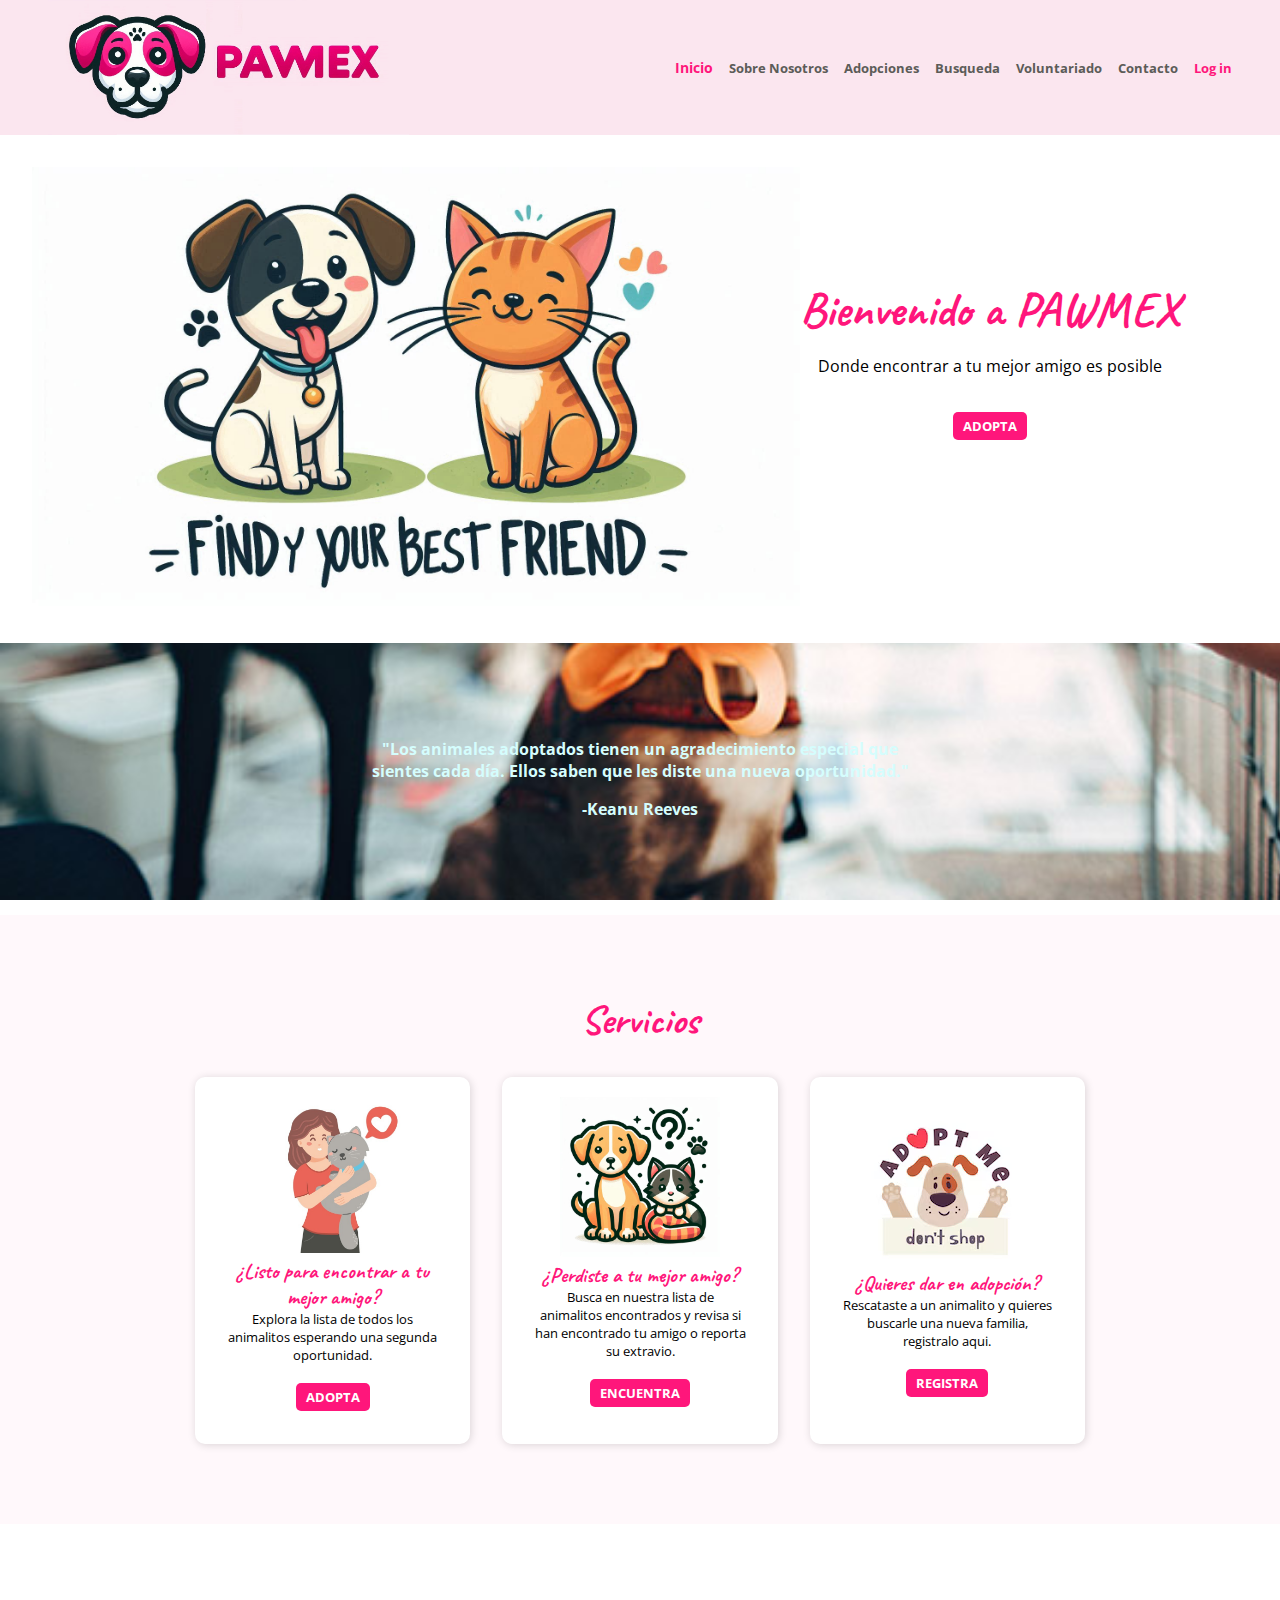
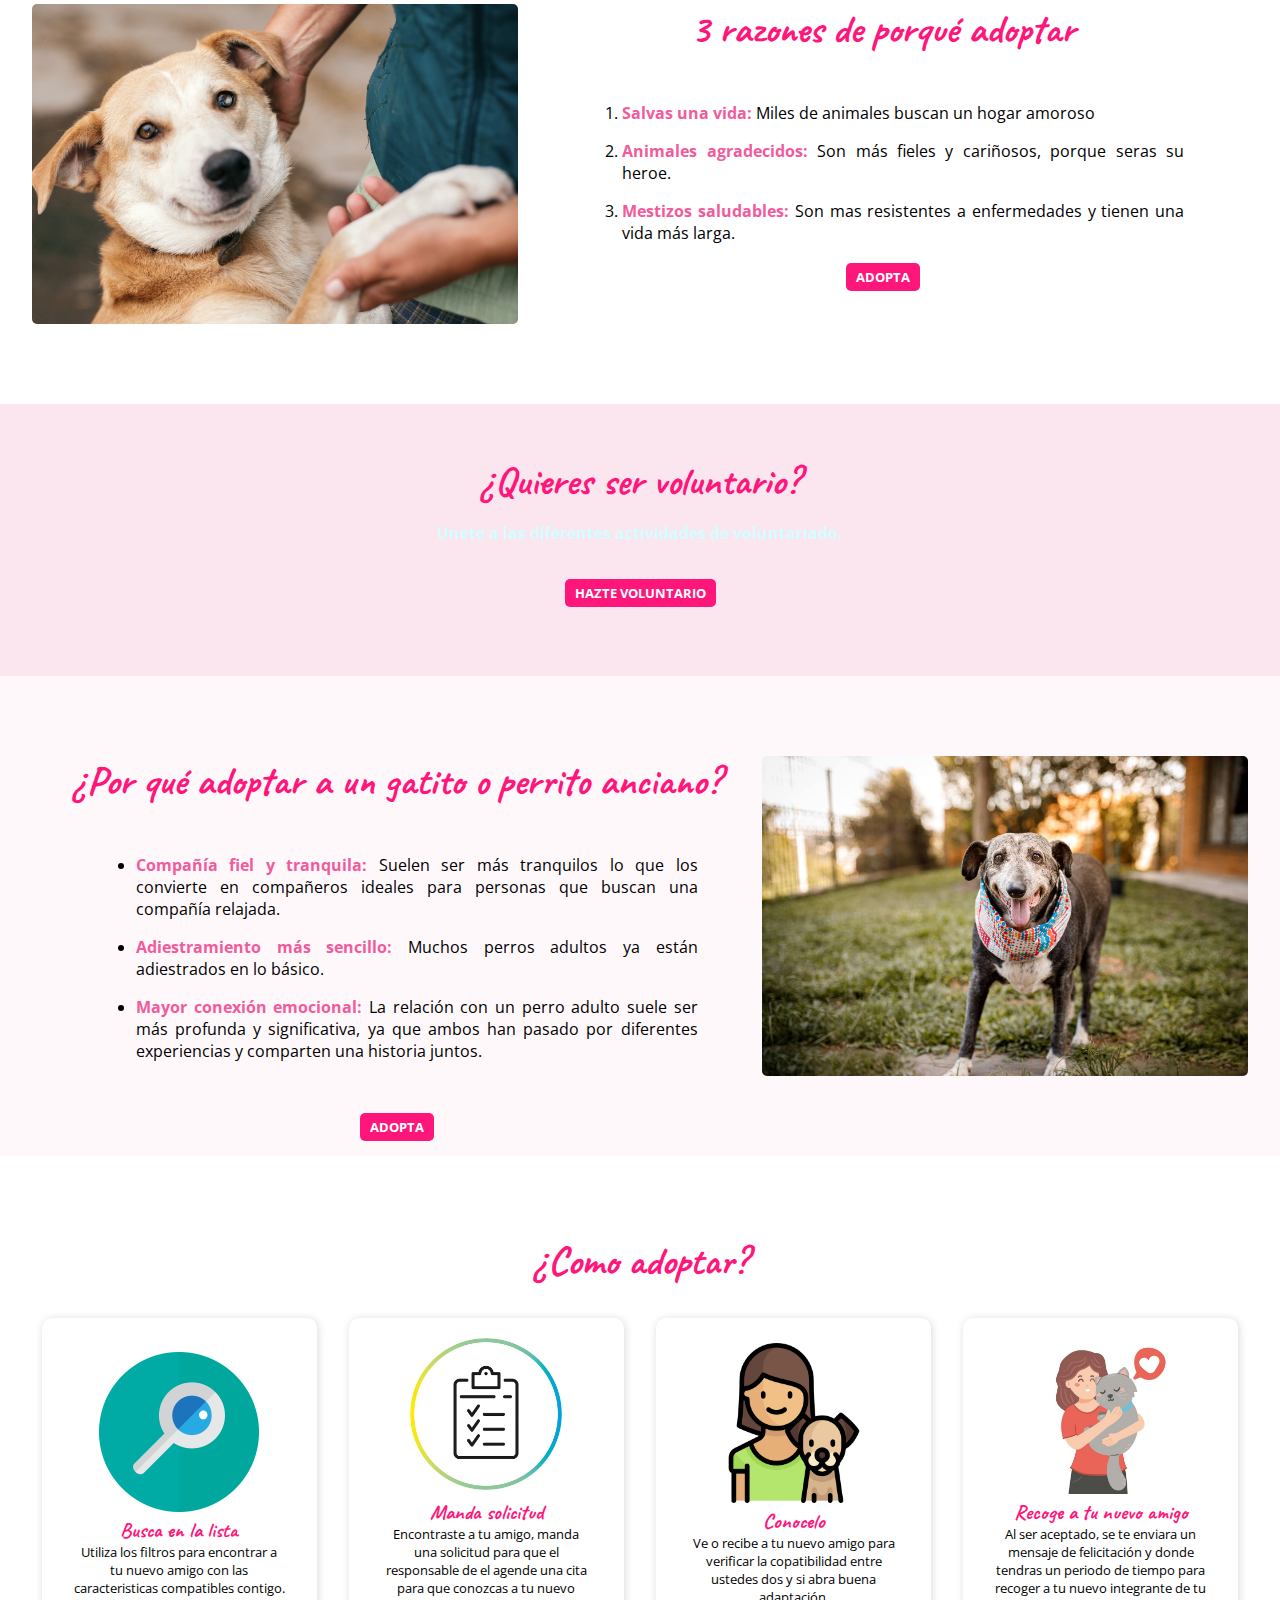
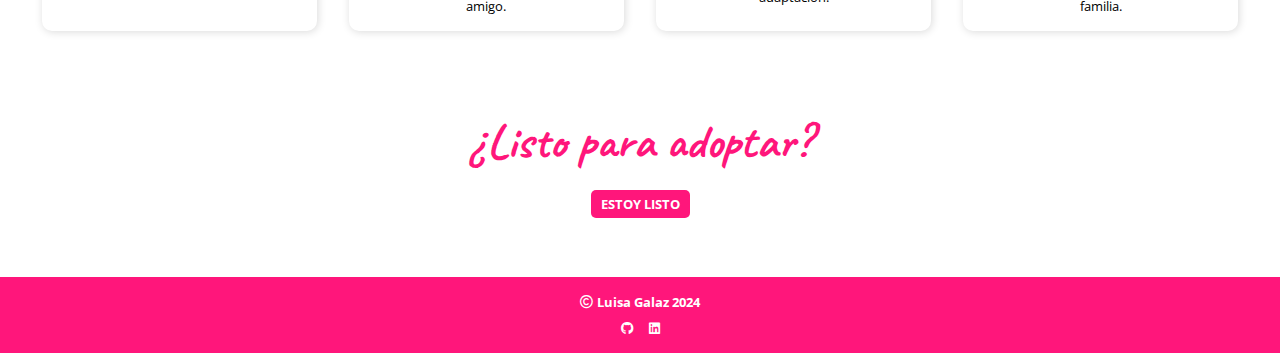
<file: index.html>
<!DOCTYPE html>
<html lang="en">

<head>
    <meta charset="UTF-8" />
    <meta name="viewport" content="width=device-width, initial-scale=1.0" />
    <link rel="stylesheet" href="css/style.css" />
    <link rel="stylesheet" href="https://cdnjs.cloudflare.com/ajax/libs/font-awesome/6.0.0-beta3/css/all.min.css">

    <title>Pawmex | inicio</title>
</head>

<body>
    <header class="header">
        <div class="header__logo">
            <a href="index.html"><img class="header__logo--img" src="assets/logo/logo.jpeg" alt="logo-pawmex"
                    title="Pawmex" /></a>
        </div>
        <nav class="header__nav">
            <a href="index.html" class="header__nav--link actual">Inicio</a>
            <a href="nosotros.html" class="header__nav--link">Sobre Nosotros</a>
            <a href="adopcion.html" class="header__nav--link">Adopciones</a>
            <a href="busqueda.html" class="header__nav--link">Busqueda</a>
            <a href="voluntariado.html" class="header__nav--link">Voluntariado</a>
            <a href="contacto.html" class="header__nav--link">Contacto</a>
            <a href="login.html" class="header__nav--link header__nav--auth">Log in</a>

        </nav>
    </header>
    <main>
        <section class="slider">
            <div class="slider--left">
                <img class="slider__img" src="assets/slider/slider-1.png" alt="Encuentra-tu-mejor-amigo"
                    title="Encuentra-tu-mejor-amigo""/>
            </div>
            <div class=" slider--right bienvenida">
                <h1>Bienvenido a PAWMEX</h1>
                <p>Donde encontrar a tu mejor amigo es posible</p>
                <div class="btn">
                    <a href="adopcion.html">Adopta</a>
                    <div class="btn">
                    </div>

                </div>
        </section>

        <!-- <hr> -->
        <div class="contenedor__frases img-bg1">
            <div class="contenedor__frases--txt">
                <p>
                    "Los animales adoptados tienen un agradecimiento
                    especial que
                    sientes cada día. Ellos saben que les diste una nueva
                    oportunidad."
                </p>
                <p><span>-Keanu Reeves</span></p>
            </div>
        </div>

        <section class="section section--clr servicios">
            <h2>Servicios</h2>
            <div class="cards">
                <div class="card">
                    <div class="card__img">
                        <img class="img" src="assets/bg/adopta-diseno-plano-mascotas_23-2148516229.jpg"
                            alt="gatito-adoptado" />
                    </div>
                    <div class="card__main">
                        <h3>¿Listo para encontrar a tu mejor amigo?</h3>
                        <p>
                            Explora la lista de todos los animalitos
                            esperando una segunda
                            oportunidad.
                        </p>
                        <div class="btn">
                            <a href="adopcion.html">Adopta</a>
                        </div>
                    </div>
                </div>
                <div class="card">
                    <div class="card__img">
                        <img class="img" src="assets/bg/Designer (7).jpeg" alt="Perrito-y-gatito-perdidos" />
                    </div>
                    <div class="card__main">
                        <h3>¿Perdiste a tu mejor amigo?</h3>
                        <p>
                            Busca en nuestra lista de animalitos encontrados
                            y revisa si han
                            encontrado tu amigo o reporta su extravio.
                        </p>
                        <div class="btn">
                            <a href="busqueda.html">Encuentra</a>
                        </div>
                    </div>
                </div>
                <div class="card">
                    <div class="card__img">
                        <img class="img" src="assets/bg/adopt-me.png" alt="adopt-me-dont-shop" />
                    </div>
                    <div class="card__main">
                        <h3>¿Quieres dar en adopción?</h3>
                        <p>
                            Rescataste a un animalito y quieres buscarle una
                            nueva familia,
                            registralo aqui.
                        </p>
                        <div class="btn">
                            <a href="login.html">Registra</a>
                        </div>
                    </div>
                </div>
            </div>
        </section>

        <section class="section">
            <div class="contenedor razones">
                <div class="contenedor__img img_r1">
                    <!-- <img class="img" src="assets/bg/Captura-de-Pantalla-2021-08-02-a-las-15.11.57.png" alt /> -->
                </div>
                <div class="contenedor__main">
                    <div class="contenedor__main--title">
                        <h2>3 razones de porqué adoptar</h2>
                    </div>
                    <div class="contenedor__main--txt">
                        <ol>
                            <li>
                                <span>Salvas una vida:</span> Miles de animales buscan un hogar amoroso
                            </li>
                            <li>
                                <span>Animales agradecidos:</span> Son más fieles y cariñosos, porque seras su heroe.
                            </li>
                            <li>
                                <span>Mestizos saludables:</span> Son mas resistentes a enfermedades y tienen una vida
                                más larga.
                            </li>
                        </ol>
                        <div class="btn">
                            <a href="adopcion.html">Adopta</a>
                        </div>
                    </div>
                </div>
            </div>
        </section>

        <div class="contenedor__frases img-bg2">
            <div class="contenedor__frases--txt">
                <h2>¿Quieres ser voluntario?</h2>
                <p>Unete a las diferentes actividades de voluntariado.</p>
                <div class="btn">
                    <a href="voluntariado.html">Hazte voluntario</a>
                </div>
            </div>
        </div>

        <section class="section section--clr">
            <div class="contenedor  razones">

                <div class="contenedor__main">
                    <div class="contenedor__main--title">
                        <h2>¿Por qué adoptar a un gatito o perrito anciano?</h2>
                    </div>
                    <div class="contenedor__main--txt">
                        <Ul>
                            <li>
                                <span>Compañía fiel y tranquila:</span> Suelen
                                ser más tranquilos lo que los
                                convierte en compañeros ideales para personas que
                                buscan una
                                compañía relajada.
                            </li>
                            <li>
                                <span>Adiestramiento más sencillo:</span> Muchos perros adultos ya están adiestrados en
                                lo
                                básico.
                            </li>
                            <li>
                                <span>Mayor conexión emocional:</span> La relación con un perro adulto suele ser más
                                profunda y
                                significativa, ya que ambos han pasado por diferentes experiencias y comparten una
                                historia
                                juntos.
                            </li>
                        </Ul>
                    </div>
                    <div class="btn">
                        <a href="adopcion.html">Adopta</a>
                    </div>
                </div>
                <div class="contenedor__img img_r2">
                </div>
            </div>
        </section>
        <section class="section servicios">
            <h2>¿Como adoptar?</h2>
            <div class="cards">
                <div class="card">
                    <div class="card__img">
                        <img class="img" src="assets/bg/icono_buscar.webp" alt="imagen-de-buscar" />
                    </div>
                    <div class="card__main">
                        <h3>Busca en la lista</h3>
                        <p>
                            Utiliza los filtros para encontrar a tu nuevo amigo con las caracteristicas compatibles
                            contigo.
                        </p>
                    </div>
                </div>
                <div class="card">
                    <div class="card__img">
                        <img class="img" src="assets/bg/hoja_solicitud.avif" alt="hoja-solicitud" />
                    </div>
                    <div class="card__main">
                        <h3>Manda solicitud</h3>
                        <p>
                            Encontraste a tu amigo, manda una solicitud para que el responsable de el agende una cita
                            para que conozcas a tu nuevo amigo.
                        </p>
                    </div>
                </div>
                <div class="card">
                    <div class="card__img">
                        <img class="img" src="assets/bg/conocer_mascota.png" alt="conocer_mascota" />
                    </div>
                    <div class="card__main">
                        <h3>Conocelo</h3>
                        <p>
                            Ve o recibe a tu nuevo amigo para verificar la copatibilidad entre ustedes dos y si abra
                            buena adaptación.
                        </p>
                    </div>
                </div>
                <div class="card">
                    <div class="card__img">
                        <img class="img" src="assets/bg/adopta-diseno-plano-mascotas_23-2148516229.jpg"
                            alt="gatito-adoptado" />
                    </div>
                    <div class="card__main">
                        <h3>Recoge a tu nuevo amigo</h3>
                        <p>
                            Al ser aceptado, se te enviara un mensaje de felicitación y donde tendras un periodo de
                            tiempo para recoger a tu nuevo integrante de tu familia.
                        </p>
                    </div>
                </div>

            </div>

        </section>
        <section>
            <h1>¿Listo para adoptar?</h1>
            <div class="btn">
                <a href="adopcion.html">Estoy Listo</a>
                <div class="btn">
                </div>
        </section>

    </main>
    <footer>
        <div class="footter__copyrights">
            <a href="https://github.com/MLuisaGP" target="_blank"><i class="fa-regular fa-copyright"></i> Luisa Galaz
                2024</a>
        </div>
        <div class="footter__redes">
            <a href="https://github.com/MLuisaGP" target="_blank"><i class="fa-brands fa-github"></i></a>
            <a href="https://linkedin.com/in/mc-maria-luisa-galaz-palma-9ab30a19a" target="_blank"><i
                    class="fa-brands fa-linkedin"></i></a>
        </div>
    </footer>
</body>

</html>
</file>
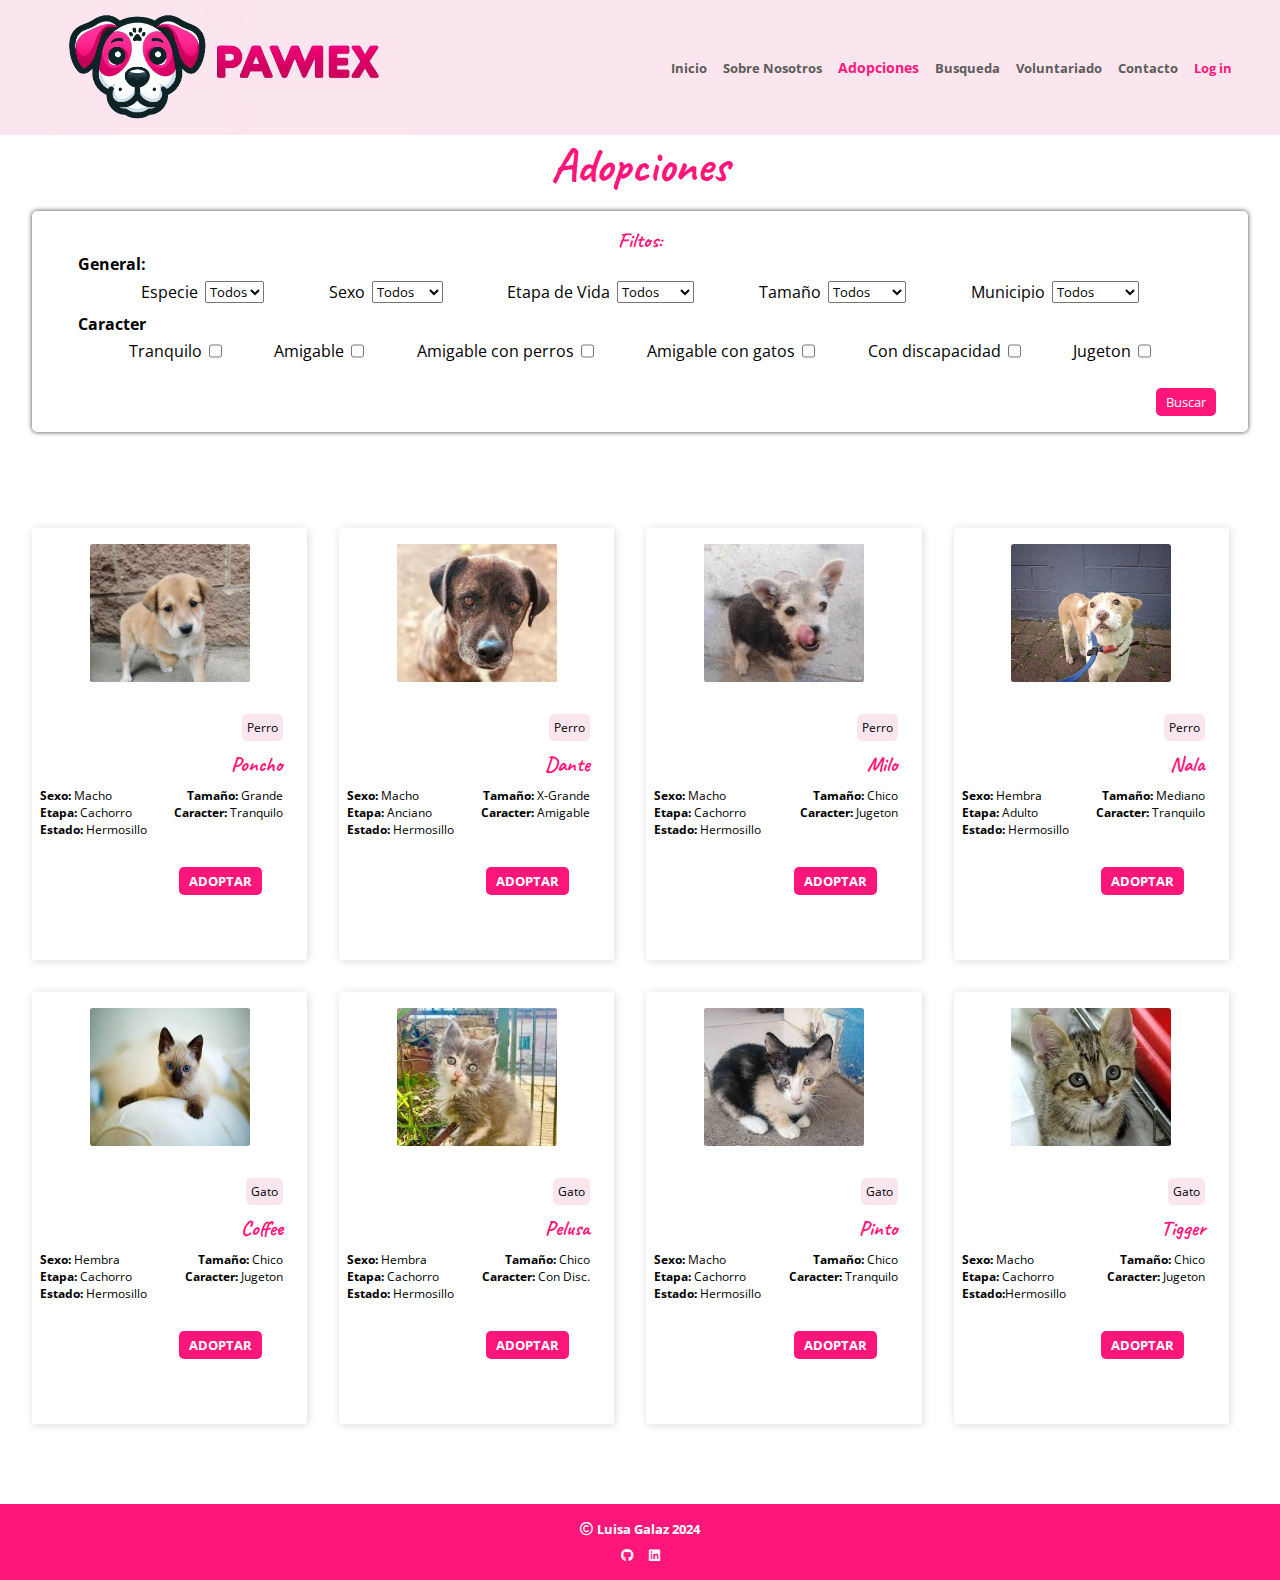
<file: adopcion.html>
<!DOCTYPE html>
<html lang="en">

<head>
    <meta charset="UTF-8" />
    <meta name="viewport" content="width=device-width, initial-scale=1.0" />
    <link rel="stylesheet" href="css/style.css" />
    <link rel="stylesheet" href="https://cdnjs.cloudflare.com/ajax/libs/font-awesome/6.0.0-beta3/css/all.min.css">

    <title>Pawmex | Adopcion</title>
</head>

<body>
    <header class="header">
        <div class="header__logo">
            <a href="index.html"><img class="header__logo--img" src="assets/logo/logo.jpeg" alt="logo-pawmex"
                    title="Pawmex" /></a>
        </div>
        <nav class="header__nav">
            <a href="index.html" class="header__nav--link">Inicio</a>
            <a href="nosotros.html" class="header__nav--link">Sobre Nosotros</a>
            <a href="adopcion.html" class="header__nav--link actual">Adopciones</a>
            <a href="busqueda.html" class="header__nav--link">Busqueda</a>
            <a href="voluntariado.html" class="header__nav--link">Voluntariado</a>
            <a href="contacto.html" class="header__nav--link">Contacto</a>
            <a href="login.html" class="header__nav--link header__nav--auth">Log in</a>

        </nav>
    </header>
    <h1>Adopciones</h1>
    <div class="formulario ">
        <h3>Filtos:</h3>
        <form class="formulario__busqueda" action="">
            <fieldset>
                <legend>General:</legend>
                <div class="formulario__fieldset--contenedor">
                    <div class="formulario__input">
                        <label for="especie">Especie</label>
                        <select name="especie" id="">
                            <option value="todos">Todos</option>
                            <option value="perro">Perro</option>
                            <option value="gato">Gato</option>
                        </select>
                    </div>
                    <div class="formulario__input">
                        <label for="sexo">Sexo</label>
                        <select name="sexo" id="">
                            <option value="todos">Todos</option>
                            <option value="hembra">Hembra</option>
                            <option value="macho">Macho</option>
                        </select>
                    </div>
                    <div class="formulario__input">
                        <label for="etapa">Etapa de Vida</label>
                        <select name="etapa" id="">
                            <option value="todos">Todos</option>
                            <option value="cachorro">Cachorro</option>
                            <option value="adulto">Adulto</option>
                            <option value="anciano">Anciano</option>
                        </select>
                    </div>
                    <div class="formulario__input">
                        <label for="tamanio">Tamaño</label>
                        <select name="tamanio" id="">
                            <option value="todos">Todos</option>
                            <option value="chico">Chico</option>
                            <option value="mediano">Mediano</option>
                            <option value="grande">Grande</option>
                            <option value="x-grande">X-Grande</option>
                        </select>
                    </div>
                    <div class="formulario__input">
                        <label for="municipio">Municipio</label>
                        <select name="municipio" id="">
                            <option value="todos">Todos</option>
                            <option value="hermosillo">Hermosillo</option>
                            <option value="nogales">Nogales</option>
                            <option value="obregon">Obregon</option>
                            <option value="Guaymas">Guaymas</option>
                        </select>
                    </div>
                </div>

            </fieldset>

            <fieldset>
                <legend>Caracter</legend>
                <div class="formulario__fieldset--contenedor">

                    <div class="formulario__input">
                        <label for="tranquilo">Tranquilo</label>
                        <input type="checkbox" name="tranquilo" id="">
                    </div>
                    <div class="formulario__input">
                        <label for="amigable">Amigable</label>
                        <input type="checkbox" name="amigable" id="">
                    </div>
                    <div class="formulario__input">
                        <label for="amigablePerros">Amigable con perros</label>
                        <input type="checkbox" name="amigablePerros" id="">
                    </div>
                    <div class="formulario__input">
                        <label for="amigableGatos">Amigable con gatos</label>
                        <input type="checkbox" name="amigableGatos" id="">
                    </div>
                    <div class="formulario__input">
                        <label for="discapacidad">Con discapacidad</label>
                        <input type="checkbox" name="discapacidad" id="">
                    </div>
                    <div class="formulario__input">
                        <label for="jugeton">Jugeton</label>
                        <input type="checkbox" name="jugeton" id="">
                    </div>
                </div>

            </fieldset>
            <div class="formulario__submit">
                <input type="submit" value="Buscar">
            </div>
        </form>
    </div>

    <main>
        <section class="section">
            <div class="cards">
                <div class="card card--identificacion">
                    <div class="card__img">
                        <img class="img" src="assets/animalitos/perros/pancho.png"
                            alt="perro-pancho" />
                    </div>
                    <div class="card__main">
                        <div class="card__main__especie">Perro</div>
                        <h3>Poncho</h3>
                        <div class="card__main__caracteristicas">
                            <div class="card__main__caracteristicas--ct"><strong>Sexo: </strong><span>Macho</span></div>
                            <div class="card__main__caracteristicas--ct"><strong>Tamaño: </strong><span>Grande</span>
                            </div>
                            <div class="card__main__caracteristicas--ct"><strong>Etapa: </strong><span>Cachorro</span>
                            </div>
                            <div class="card__main__caracteristicas--ct">
                                <strong>Caracter: </strong><span>Tranquilo</span>
                            </div>
                            <div class="card__main__caracteristicas--ct"><strong>Estado: </strong><span>Hermosillo</span>
                            </div>
                        </div>
                        <div class="btn">
                            <a href="login.html">Adoptar</a>
                        </div>
                    </div>
                </div>
                <div class="card card--identificacion">
                    <div class="card__img">
                        <img class="img" src="assets/animalitos/perros/dante.jpg" alt="perro-dante" />
                    </div>
                    <div class="card__main">
                        <div class="card__main__especie">Perro</div>
                        <h3>Dante</h3>
                        <div class="card__main__caracteristicas">
                            <div class="card__main__caracteristicas--ct"><strong>Sexo:</strong><span> Macho</span></div>
                            <div class="card__main__caracteristicas--ct"><strong>Tamaño:</strong><span> X-Grande</span>
                            </div>
                            <div class="card__main__caracteristicas--ct"><strong>Etapa:</strong><span> Anciano</span>
                            </div>
                            <div class="card__main__caracteristicas--ct">
                                <strong>Caracter:</strong><span> Amigable</span>
                            </div>
                            <div class="card__main__caracteristicas--ct"><strong>Estado:</strong><span> Hermosillo</span>
                            </div>
                        </div>
                        <div class="btn">
                            <a href="login.html">Adoptar</a>
                        </div>
                    </div>
                </div>
                <div class="card card--identificacion">
                    <div class="card__img">
                        <img class="img" src="assets/animalitos/perros/milo.jpg" alt="perro-milo" />
                    </div>
                    <div class="card__main">
                        <div class="card__main__especie">Perro</div>
                        <h3>Milo</h3>
                        <div class="card__main__caracteristicas">
                            <div class="card__main__caracteristicas--ct"><strong>Sexo: </strong><span>Macho</span></div>
                            <div class="card__main__caracteristicas--ct"><strong>Tamaño: </strong><span>Chico</span>
                            </div>
                            <div class="card__main__caracteristicas--ct"><strong>Etapa: </strong><span>Cachorro</span>
                            </div>
                            <div class="card__main__caracteristicas--ct">
                                <strong>Caracter: </strong><span>Jugeton</span>
                            </div>
                            <div class="card__main__caracteristicas--ct"><strong>Estado: </strong><span>Hermosillo</span>
                            </div>
                        </div>
                        <div class="btn">
                            <a href="login.html">Adoptar</a>
                        </div>
                    </div>
                </div>
                <div class="card card--identificacion">
                    <div class="card__img">
                        <img class="img" src="assets/animalitos/perros/nala.webp" alt="perro-nala" />
                    </div>
                    <div class="card__main">
                        <div class="card__main__especie">Perro</div>
                        <h3>Nala</h3>
                        <div class="card__main__caracteristicas">
                            <div class="card__main__caracteristicas--ct"><strong>Sexo: </strong><span>Hembra</span></div>
                            <div class="card__main__caracteristicas--ct"><strong>Tamaño: </strong><span>Mediano</span>
                            </div>
                            <div class="card__main__caracteristicas--ct"><strong>Etapa: </strong><span>Adulto</span>
                            </div>
                            <div class="card__main__caracteristicas--ct">
                                <strong>Caracter: </strong><span>Tranquilo</span>
                            </div>
                            <div class="card__main__caracteristicas--ct"><strong>Estado: </strong><span>Hermosillo</span>
                            </div>
                        </div>
                        <div class="btn">
                            <a href="login.html">Adoptar</a>
                        </div>
                    </div>
                </div>
                <!--GATOS-->
                <div class="card card--identificacion">
                    <div class="card__img">
                        <img class="img" src="assets/animalitos/gatos/Coffee.jpg" alt="gatito-coffee" />
                    </div>
                    <div class="card__main">
                        <div class="card__main__especie">Gato</div>
                        <h3>Coffee</h3>
                        <div class="card__main__caracteristicas">
                            <div class="card__main__caracteristicas--ct"><strong>Sexo: </strong><span>Hembra</span></div>
                            <div class="card__main__caracteristicas--ct"><strong>Tamaño: </strong><span>Chico</span>
                            </div>
                            <div class="card__main__caracteristicas--ct"><strong>Etapa: </strong><span>Cachorro</span>
                            </div>
                            <div class="card__main__caracteristicas--ct">
                                <strong>Caracter: </strong><span>Jugeton</span>
                            </div>
                            <div class="card__main__caracteristicas--ct"><strong>Estado: </strong><span>Hermosillo</span>
                            </div>
                        </div>
                        <div class="btn">
                            <a href="login.html">Adoptar</a>
                        </div>
                    </div>
                </div>
                <div class="card card--identificacion">
                    <div class="card__img">
                        <img class="img" src="assets/animalitos/gatos/Pelusa.jpg" alt="gatito-pelusa" />
                    </div>
                    <div class="card__main">
                        <div class="card__main__especie">Gato</div>
                        <h3>Pelusa</h3>
                        <div class="card__main__caracteristicas">
                            <div class="card__main__caracteristicas--ct"><strong>Sexo: </strong><span>Hembra</span></div>
                            <div class="card__main__caracteristicas--ct"><strong>Tamaño: </strong><span>Chico</span>
                            </div>
                            <div class="card__main__caracteristicas--ct"><strong>Etapa: </strong><span>Cachorro</span>
                            </div>
                            <div class="card__main__caracteristicas--ct">
                                <strong>Caracter: </strong><span>Con Disc.</span>
                            </div>
                            <div class="card__main__caracteristicas--ct"><strong>Estado: </strong><span>Hermosillo</span>
                            </div>
                        </div>
                        <div class="btn">
                            <a href="login.html">Adoptar</a>
                        </div>
                    </div>
                </div>
                <div class="card card--identificacion">
                    <div class="card__img">
                        <img class="img" src="assets/animalitos/gatos/Pinto.jpg" alt="gatito-pinto" />
                    </div>
                    <div class="card__main">
                        <div class="card__main__especie">Gato</div>
                        <h3>Pinto</h3>
                        <div class="card__main__caracteristicas">
                            <div class="card__main__caracteristicas--ct"><strong>Sexo: </strong><span>Macho</span></div>
                            <div class="card__main__caracteristicas--ct"><strong>Tamaño: </strong><span>Chico</span>
                            </div>
                            <div class="card__main__caracteristicas--ct"><strong>Etapa: </strong><span>Cachorro</span>
                            </div>
                            <div class="card__main__caracteristicas--ct">
                                <strong>Caracter: </strong><span>Tranquilo</span>
                            </div>
                            <div class="card__main__caracteristicas--ct"><strong>Estado: </strong><span>Hermosillo</span>
                            </div>
                        </div>
                        <div class="btn">
                            <a href="login.html">Adoptar</a>
                        </div>
                    </div>
                </div>
                <div class="card card--identificacion">
                    <div class="card__img">
                        <img class="img" src="assets/animalitos/gatos/Tiger.jpg" alt="gatito-tigger" />
                    </div>
                    <div class="card__main">
                        <div class="card__main__especie">Gato</div>
                        <h3>Tigger</h3>
                        <div class="card__main__caracteristicas">
                            <div class="card__main__caracteristicas--ct"><strong>Sexo: </strong><span>Macho</span></div>
                            <div class="card__main__caracteristicas--ct"><strong>Tamaño: </strong><span>Chico</span>
                            </div>
                            <div class="card__main__caracteristicas--ct"><strong>Etapa: </strong><span>Cachorro</span>
                            </div>
                            <div class="card__main__caracteristicas--ct">
                                <strong>Caracter: </strong><span>Jugeton</span>
                            </div>
                            <div class="card__main__caracteristicas--ct"><strong>Estado:</strong><span>Hermosillo</span>
                            </div>
                        </div>
                        <div class="btn">
                            <a href="login.html">Adoptar</a>
                        </div>
                    </div>
                </div>
            </div>
        </section>
    </main>
    <footer>
        <div class="footter__copyrights">
            <a href="https://github.com/MLuisaGP" target="_blank"><i class="fa-regular fa-copyright"></i> Luisa Galaz
                2024</a>
        </div>
        <div class="footter__redes">
            <a href="https://github.com/MLuisaGP" target="_blank"><i class="fa-brands fa-github"></i></a>
            <a href="https://linkedin.com/in/mc-maria-luisa-galaz-palma-9ab30a19a" target="_blank"><i
                    class="fa-brands fa-linkedin"></i></a>
        </div>
    </footer>
</body>

</html>
</file>
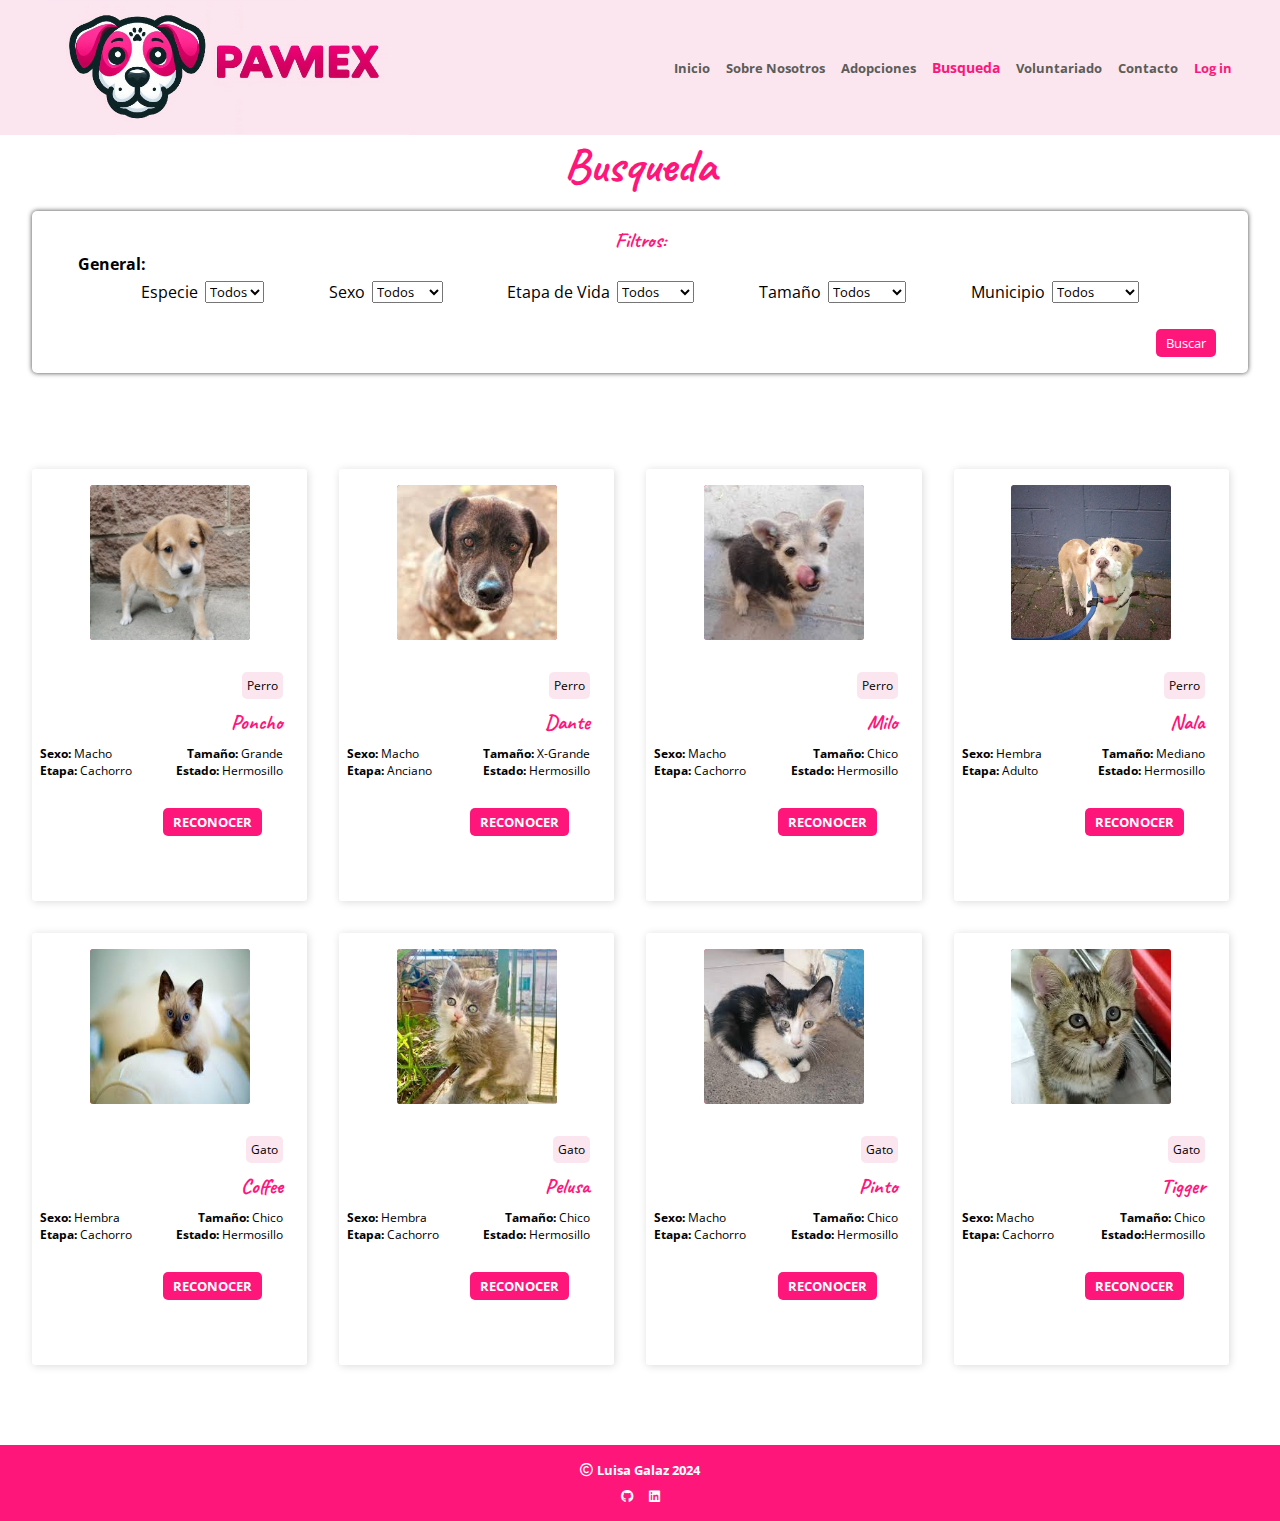
<file: busqueda.html>
<!DOCTYPE html>
<html lang="en">

<head>
    <meta charset="UTF-8" />
    <meta name="viewport" content="width=device-width, initial-scale=1.0" />
    <link rel="stylesheet" href="css/style.css" />
    <link rel="stylesheet" href="https://cdnjs.cloudflare.com/ajax/libs/font-awesome/6.0.0-beta3/css/all.min.css">

    <title>Pawmex | Busqueda</title>
</head>

<body>
    <header class="header">
        <div class="header__logo">
            <a href="index.html"><img class="header__logo--img" src="assets/logo/logo.jpeg" alt="logo-pawmex"
                    title="Pawmex" /></a>
        </div>
        <nav class="header__nav">
            <a href="index.html" class="header__nav--link">Inicio</a>
            <a href="nosotros.html" class="header__nav--link">Sobre Nosotros</a>
            <a href="adopcion.html" class="header__nav--link">Adopciones</a>
            <a href="busqueda.html" class="header__nav--link actual">Busqueda</a>
            <a href="voluntariado.html" class="header__nav--link">Voluntariado</a>
            <a href="contacto.html" class="header__nav--link">Contacto</a>
            <a href="login.html" class="header__nav--link header__nav--auth">Log in</a>

        </nav>
    </header>
    <h1>Busqueda</h1>
    <div class="formulario ">
        <h3>Filtros:</h3>
        <form class="formulario__busqueda" action="">
            <fieldset>
                <legend>General:</legend>
                <div class="formulario__fieldset--contenedor">
                    <div class="formulario__input">
                        <label for="especie">Especie</label>
                        <select name="especie" id="">
                            <option value="todos">Todos</option>
                            <option value="perro">Perro</option>
                            <option value="gato">Gato</option>
                        </select>
                    </div>
                    <div class="formulario__input">
                        <label for="sexo">Sexo</label>
                        <select name="sexo" id="">
                            <option value="todos">Todos</option>
                            <option value="hembra">Hembra</option>
                            <option value="macho">Macho</option>
                        </select>
                    </div>
                    <div class="formulario__input">
                        <label for="etapa">Etapa de Vida</label>
                        <select name="etapa" id="">
                            <option value="todos">Todos</option>
                            <option value="cachorro">Cachorro</option>
                            <option value="adulto">Adulto</option>
                            <option value="anciano">Anciano</option>
                        </select>
                    </div>
                    <div class="formulario__input">
                        <label for="tamanio">Tamaño</label>
                        <select name="tamanio" id="">
                            <option value="todos">Todos</option>
                            <option value="chico">Chico</option>
                            <option value="mediano">Mediano</option>
                            <option value="grande">Grande</option>
                            <option value="x-grande">X-Grande</option>
                        </select>
                    </div>
                    <div class="formulario__input">
                        <label for="municipio">Municipio</label>
                        <select name="municipio" id="">
                            <option value="todos">Todos</option>
                            <option value="hermosillo">Hermosillo</option>
                            <option value="nogales">Nogales</option>
                            <option value="obregon">Obregon</option>
                            <option value="Guaymas">Guaymas</option>
                        </select>
                    </div>
                </div>

            </fieldset>
            <div class="formulario__submit">
                <input type="submit" value="Buscar">
            </div>
        </form>
    </div>
    <main>
        <section class="section">
            <div class="cards">
                <div class="card card--identificacion">
                    <div class="card__img">
                        <img class="img" src="assets/animalitos/perros/pancho.png" alt="perro-pancho" />
                    </div>
                    <div class="card__main">
                        <div class="card__main__especie">Perro</div>
                        <h3>Poncho</h3>
                        <div class="card__main__caracteristicas">
                            <div class="card__main__caracteristicas--ct"><strong>Sexo: </strong><span>Macho</span>
                            </div>
                            <div class="card__main__caracteristicas--ct"><strong>Tamaño:
                                </strong><span>Grande</span>
                            </div>
                            <div class="card__main__caracteristicas--ct"><strong>Etapa:
                                </strong><span>Cachorro</span>
                            </div>
                            
                            <div class="card__main__caracteristicas--ct"><strong>Estado:
                                </strong><span>Hermosillo</span>
                            </div>
                        </div>
                        <div class="btn">
                            <a href="login.html">Reconocer</a>
                        </div>
                    </div>
                </div>
                <div class="card card--identificacion">
                    <div class="card__img">
                        <img class="img" src="assets/animalitos/perros/dante.jpg" alt="perro-dante" />
                    </div>
                    <div class="card__main">
                        <div class="card__main__especie">Perro</div>
                        <h3>Dante</h3>
                        <div class="card__main__caracteristicas">
                            <div class="card__main__caracteristicas--ct"><strong>Sexo:</strong><span> Macho</span>
                            </div>
                            <div class="card__main__caracteristicas--ct"><strong>Tamaño:</strong><span>
                                    X-Grande</span>
                            </div>
                            <div class="card__main__caracteristicas--ct"><strong>Etapa:</strong><span>
                                    Anciano</span>
                            </div>
                            
                            <div class="card__main__caracteristicas--ct"><strong>Estado:</strong><span>
                                    Hermosillo</span>
                            </div>
                        </div>
                        <div class="btn">
                            <a href="login.html">Reconocer</a>
                        </div>
                    </div>
                </div>
                <div class="card card--identificacion">
                    <div class="card__img">
                        <img class="img" src="assets/animalitos/perros/milo.jpg" alt="perro-milo" />
                    </div>
                    <div class="card__main">
                        <div class="card__main__especie">Perro</div>
                        <h3>Milo</h3>
                        <div class="card__main__caracteristicas">
                            <div class="card__main__caracteristicas--ct"><strong>Sexo: </strong><span>Macho</span>
                            </div>
                            <div class="card__main__caracteristicas--ct"><strong>Tamaño: </strong><span>Chico</span>
                            </div>
                            <div class="card__main__caracteristicas--ct"><strong>Etapa:
                                </strong><span>Cachorro</span>
                            </div>
                            
                            <div class="card__main__caracteristicas--ct"><strong>Estado:
                                </strong><span>Hermosillo</span>
                            </div>
                        </div>
                        <div class="btn">
                            <a href="login.html">Reconocer</a>
                        </div>
                    </div>
                </div>
                <div class="card card--identificacion">
                    <div class="card__img">
                        <img class="img" src="assets/animalitos/perros/nala.webp" alt="perro-nala" />
                    </div>
                    <div class="card__main">
                        <div class="card__main__especie">Perro</div>
                        <h3>Nala</h3>
                        <div class="card__main__caracteristicas">
                            <div class="card__main__caracteristicas--ct"><strong>Sexo: </strong><span>Hembra</span>
                            </div>
                            <div class="card__main__caracteristicas--ct"><strong>Tamaño:
                                </strong><span>Mediano</span>
                            </div>
                            <div class="card__main__caracteristicas--ct"><strong>Etapa: </strong><span>Adulto</span>
                            </div>
                            
                            <div class="card__main__caracteristicas--ct"><strong>Estado:
                                </strong><span>Hermosillo</span>
                            </div>
                        </div>
                        <div class="btn">
                            <a href="login.html">Reconocer</a>
                        </div>
                    </div>
                </div>
                <!--GATOS-->
                <div class="card card--identificacion">
                    <div class="card__img">
                        <img class="img" src="assets/animalitos/gatos/Coffee.jpg" alt="gatito-coffee" />
                    </div>
                    <div class="card__main">
                        <div class="card__main__especie">Gato</div>
                        <h3>Coffee</h3>
                        <div class="card__main__caracteristicas">
                            <div class="card__main__caracteristicas--ct"><strong>Sexo: </strong><span>Hembra</span>
                            </div>
                            <div class="card__main__caracteristicas--ct"><strong>Tamaño: </strong><span>Chico</span>
                            </div>
                            <div class="card__main__caracteristicas--ct"><strong>Etapa:
                                </strong><span>Cachorro</span>
                            </div>
                            
                            <div class="card__main__caracteristicas--ct"><strong>Estado:
                                </strong><span>Hermosillo</span>
                            </div>
                        </div>
                        <div class="btn">
                            <a href="login.html">Reconocer</a>
                        </div>
                    </div>
                </div>
                <div class="card card--identificacion">
                    <div class="card__img">
                        <img class="img" src="assets/animalitos/gatos/Pelusa.jpg" alt="gatito-pelusa" />
                    </div>
                    <div class="card__main">
                        <div class="card__main__especie">Gato</div>
                        <h3>Pelusa</h3>
                        <div class="card__main__caracteristicas">
                            <div class="card__main__caracteristicas--ct"><strong>Sexo: </strong><span>Hembra</span>
                            </div>
                            <div class="card__main__caracteristicas--ct"><strong>Tamaño: </strong><span>Chico</span>
                            </div>
                            <div class="card__main__caracteristicas--ct"><strong>Etapa:
                                </strong><span>Cachorro</span>
                            </div>
                            
                            <div class="card__main__caracteristicas--ct"><strong>Estado:
                                </strong><span>Hermosillo</span>
                            </div>
                        </div>
                        <div class="btn">
                            <a href="login.html">Reconocer</a>
                        </div>
                    </div>
                </div>
                <div class="card card--identificacion">
                    <div class="card__img">
                        <img class="img" src="assets/animalitos/gatos/Pinto.jpg" alt="gatito-pinto" />
                    </div>
                    <div class="card__main">
                        <div class="card__main__especie">Gato</div>
                        <h3>Pinto</h3>
                        <div class="card__main__caracteristicas">
                            <div class="card__main__caracteristicas--ct"><strong>Sexo: </strong><span>Macho</span>
                            </div>
                            <div class="card__main__caracteristicas--ct"><strong>Tamaño: </strong><span>Chico</span>
                            </div>
                            <div class="card__main__caracteristicas--ct"><strong>Etapa:
                                </strong><span>Cachorro</span>
                            </div>
                            
                            <div class="card__main__caracteristicas--ct"><strong>Estado:
                                </strong><span>Hermosillo</span>
                            </div>
                        </div>
                        <div class="btn">
                            <a href="login.html">Reconocer</a>
                        </div>
                    </div>
                </div>
                <div class="card card--identificacion">
                    <div class="card__img">
                        <img class="img" src="assets/animalitos/gatos/Tiger.jpg" alt="gatito-tigger" />
                    </div>
                    <div class="card__main">
                        <div class="card__main__especie">Gato</div>
                        <h3>Tigger</h3>
                        <div class="card__main__caracteristicas">
                            <div class="card__main__caracteristicas--ct"><strong>Sexo: </strong><span>Macho</span>
                            </div>
                            <div class="card__main__caracteristicas--ct"><strong>Tamaño: </strong><span>Chico</span>
                            </div>
                            <div class="card__main__caracteristicas--ct"><strong>Etapa:
                                </strong><span>Cachorro</span>
                            </div>
                            
                            <div class="card__main__caracteristicas--ct">
                                <strong>Estado:</strong><span>Hermosillo</span>
                            </div>
                        </div>
                        <div class="btn">
                            <a href="login.html">Reconocer</a>
                        </div>
                    </div>
                </div>
            </div>
        </section>
    </main>
    <footer>
        <div class="footter__copyrights">
            <a href="https://github.com/MLuisaGP" target="_blank"><i class="fa-regular fa-copyright"></i> Luisa Galaz
                2024</a>
        </div>
        <div class="footter__redes">
            <a href="https://github.com/MLuisaGP" target="_blank"><i class="fa-brands fa-github"></i></a>
            <a href="https://linkedin.com/in/mc-maria-luisa-galaz-palma-9ab30a19a" target="_blank"><i
                    class="fa-brands fa-linkedin"></i></a>
        </div>
    </footer>
</body>

</html>
</file>
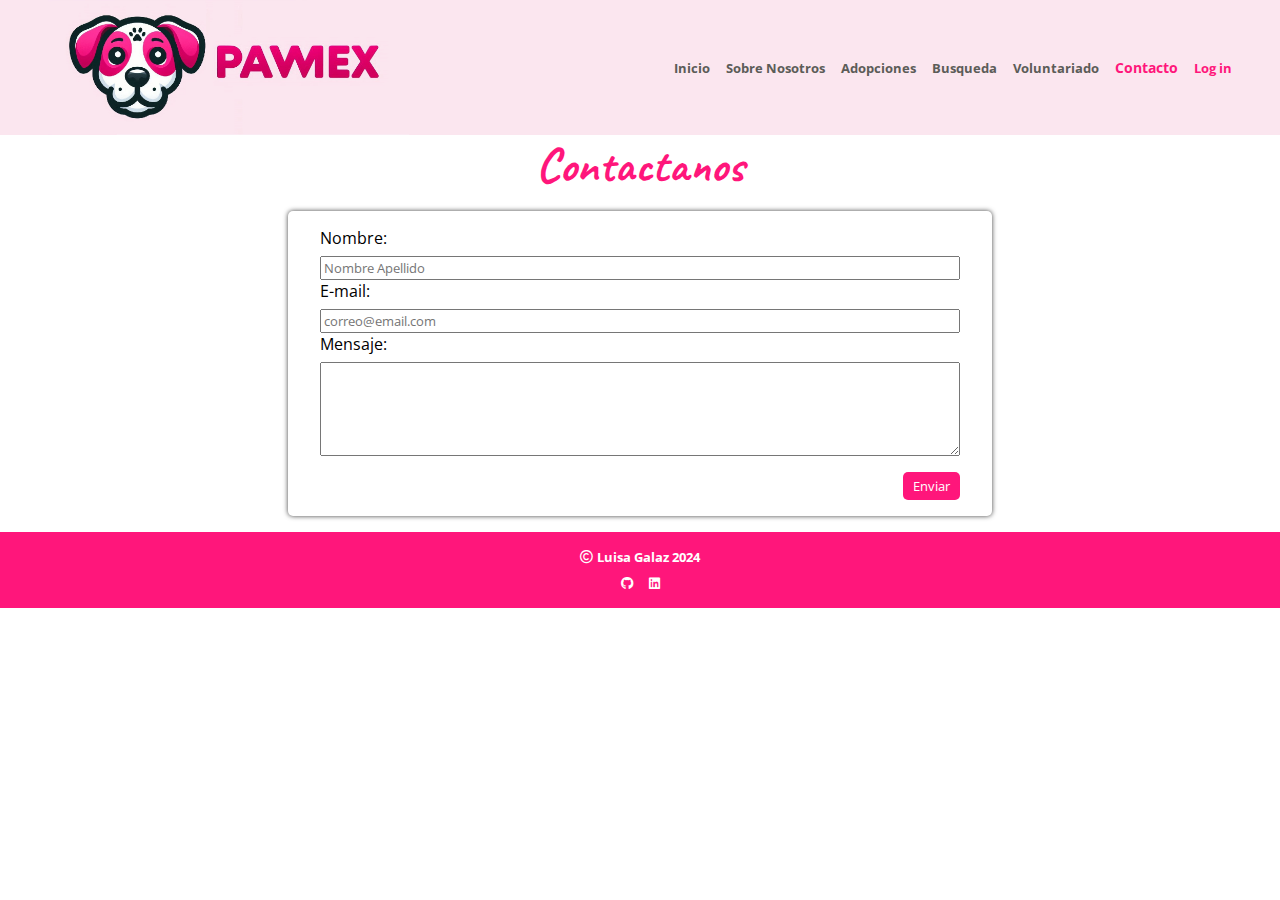
<file: contacto.html>
<!DOCTYPE html>
<html lang="en">

<head>
    <meta charset="UTF-8" />
    <meta name="viewport" content="width=device-width, initial-scale=1.0" />
    <link rel="stylesheet" href="css/style.css" />
    <link rel="stylesheet" href="https://cdnjs.cloudflare.com/ajax/libs/font-awesome/6.0.0-beta3/css/all.min.css">

    <title>Pawmex | Contacto</title>
</head>

<body>
    <header class="header">
        <div class="header__logo">
            <a href="index.html"><img class="header__logo--img" src="assets/logo/logo.jpeg" alt="logo-pawmex"
                    title="Pawmex" /></a>
        </div>
        <nav class="header__nav">
            <a href="index.html" class="header__nav--link">Inicio</a>
            <a href="nosotros.html" class="header__nav--link">Sobre Nosotros</a>
            <a href="adopcion.html" class="header__nav--link">Adopciones</a>
            <a href="busqueda.html" class="header__nav--link">Busqueda</a>
            <a href="voluntariado.html" class="header__nav--link">Voluntariado</a>
            <a href="contacto.html" class="header__nav--link actual">Contacto</a>
            <a href="login.html" class="header__nav--link header__nav--auth">Log in</a>

        </nav>
    </header>
    <main>
        <h1>Contactanos</h1>
        <div class=" section--formulario">
            <div class="formulario formulario__contacto">
                <form action="" class="">
                    <div class="formulario__input">
                        <label for="name">Nombre:</label>
                        <input type="name" placeholder="Nombre Apellido">
                    </div>
                    <div class="formulario__input">
                        <label for="email">E-mail:</label>
                        <input type="name" placeholder="correo@email.com">
                    </div>
                    <div class="formulario__input">
                        <label for="mensaje">Mensaje:</label>
                        <textarea name="mensaje" id="mensaje"></textarea>
                    </div>
                    <div class="formulario__submit">
                        <input type="submit" value="Enviar">
                    </div>
                </form>
            </div>
        </div>
    </main>
    <footer>
        <div class="footter__copyrights">
            <a href="https://github.com/MLuisaGP" target="_blank"><i class="fa-regular fa-copyright"></i> Luisa Galaz
                2024</a>
        </div>
        <div class="footter__redes">
            <a href="https://github.com/MLuisaGP" target="_blank"><i class="fa-brands fa-github"></i></a>
            <a href="https://linkedin.com/in/mc-maria-luisa-galaz-palma-9ab30a19a" target="_blank"><i
                    class="fa-brands fa-linkedin"></i></a>
        </div>
    </footer>
</body>

</html>
</file>
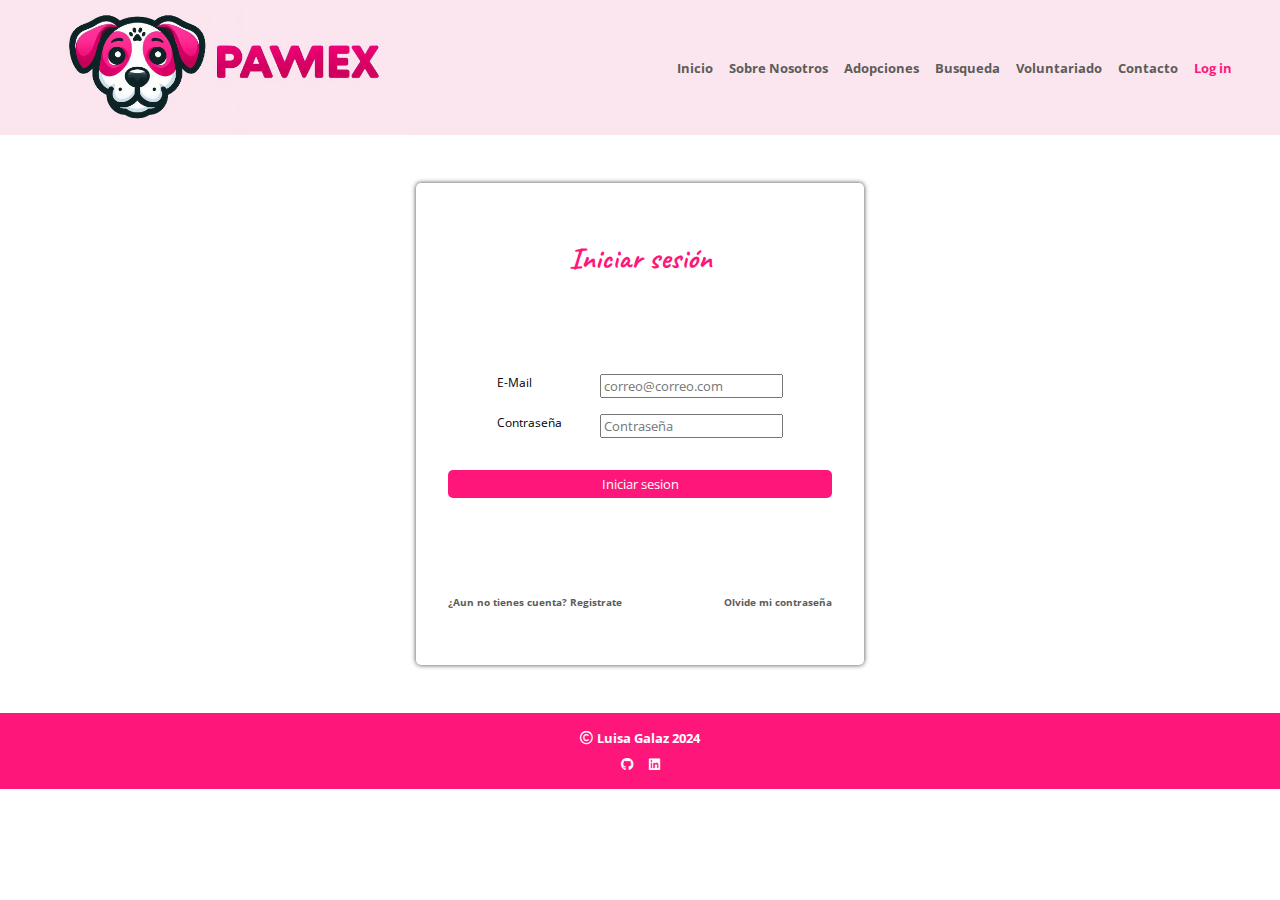
<file: login.html>
<!DOCTYPE html>
<html lang="en">

<head>
    <meta charset="UTF-8" />
    <meta name="viewport" content="width=device-width, initial-scale=1.0" />
    <link rel="stylesheet" href="css/style.css" />
    <link rel="stylesheet" href="https://cdnjs.cloudflare.com/ajax/libs/font-awesome/6.0.0-beta3/css/all.min.css">

    <title>Pawmex | Autenticacion</title>
</head>

<body>
    <header class="header">
        <div class="header__logo">
            <a href="index.html"><img class="header__logo--img" src="assets/logo/logo.jpeg" alt="logo-pawmex"
                    title="Pawmex" /></a>
        </div>
        <nav class="header__nav">
            <a href="index.html" class="header__nav--link">Inicio</a>
            <a href="nosotros.html" class="header__nav--link">Sobre Nosotros</a>
            <a href="adopcion.html" class="header__nav--link">Adopciones</a>
            <a href="busqueda.html" class="header__nav--link">Busqueda</a>
            <a href="voluntariado.html" class="header__nav--link">Voluntariado</a>
            <a href="contacto.html" class="header__nav--link">Contacto</a>
            <a href="login.html" class="header__nav--link header__nav--auth">Log in</a>
        </nav>
    </header>
    <main>
        <div class="section--formulario ">
            <div class="formulario section__formulario--login">
                <h3>Iniciar sesión</h3>
                <form action="" class="formulario__login">
                    <div class="formulario__input">
                        <label for="email">E-Mail</label>
                        <input type="email" name="email" id="email" required placeholder="correo@correo.com">
                    </div>
                    <div class="formulario__input">
                        <label for="pwd">Contraseña</label>
                        <input type="password" name="pwd" id="pwd" required placeholder="Contraseña">
                    </div>
                    <div class="formulario__submit">
                        <input type="submit" value="Iniciar sesion">
                    </div>
                </form>
                <div class="login__ligas">
                    <a href="registrarce.html">¿Aun no tienes cuenta? Registrate</a>
                    <a href="olvide.html">Olvide mi contraseña</a>
                </div>
            </div>
        </div>
    </main>
    <footer>
        <div class="footter__copyrights">
            <a href="https://github.com/MLuisaGP" target="_blank"><i class="fa-regular fa-copyright"></i> Luisa Galaz
                2024</a>
        </div>
        <div class="footter__redes">
            <a href="https://github.com/MLuisaGP" target="_blank"><i class="fa-brands fa-github"></i></a>
            <a href="https://linkedin.com/in/mc-maria-luisa-galaz-palma-9ab30a19a" target="_blank"><i
                    class="fa-brands fa-linkedin"></i></a>
        </div>
    </footer>
</body>

</html>
</file>
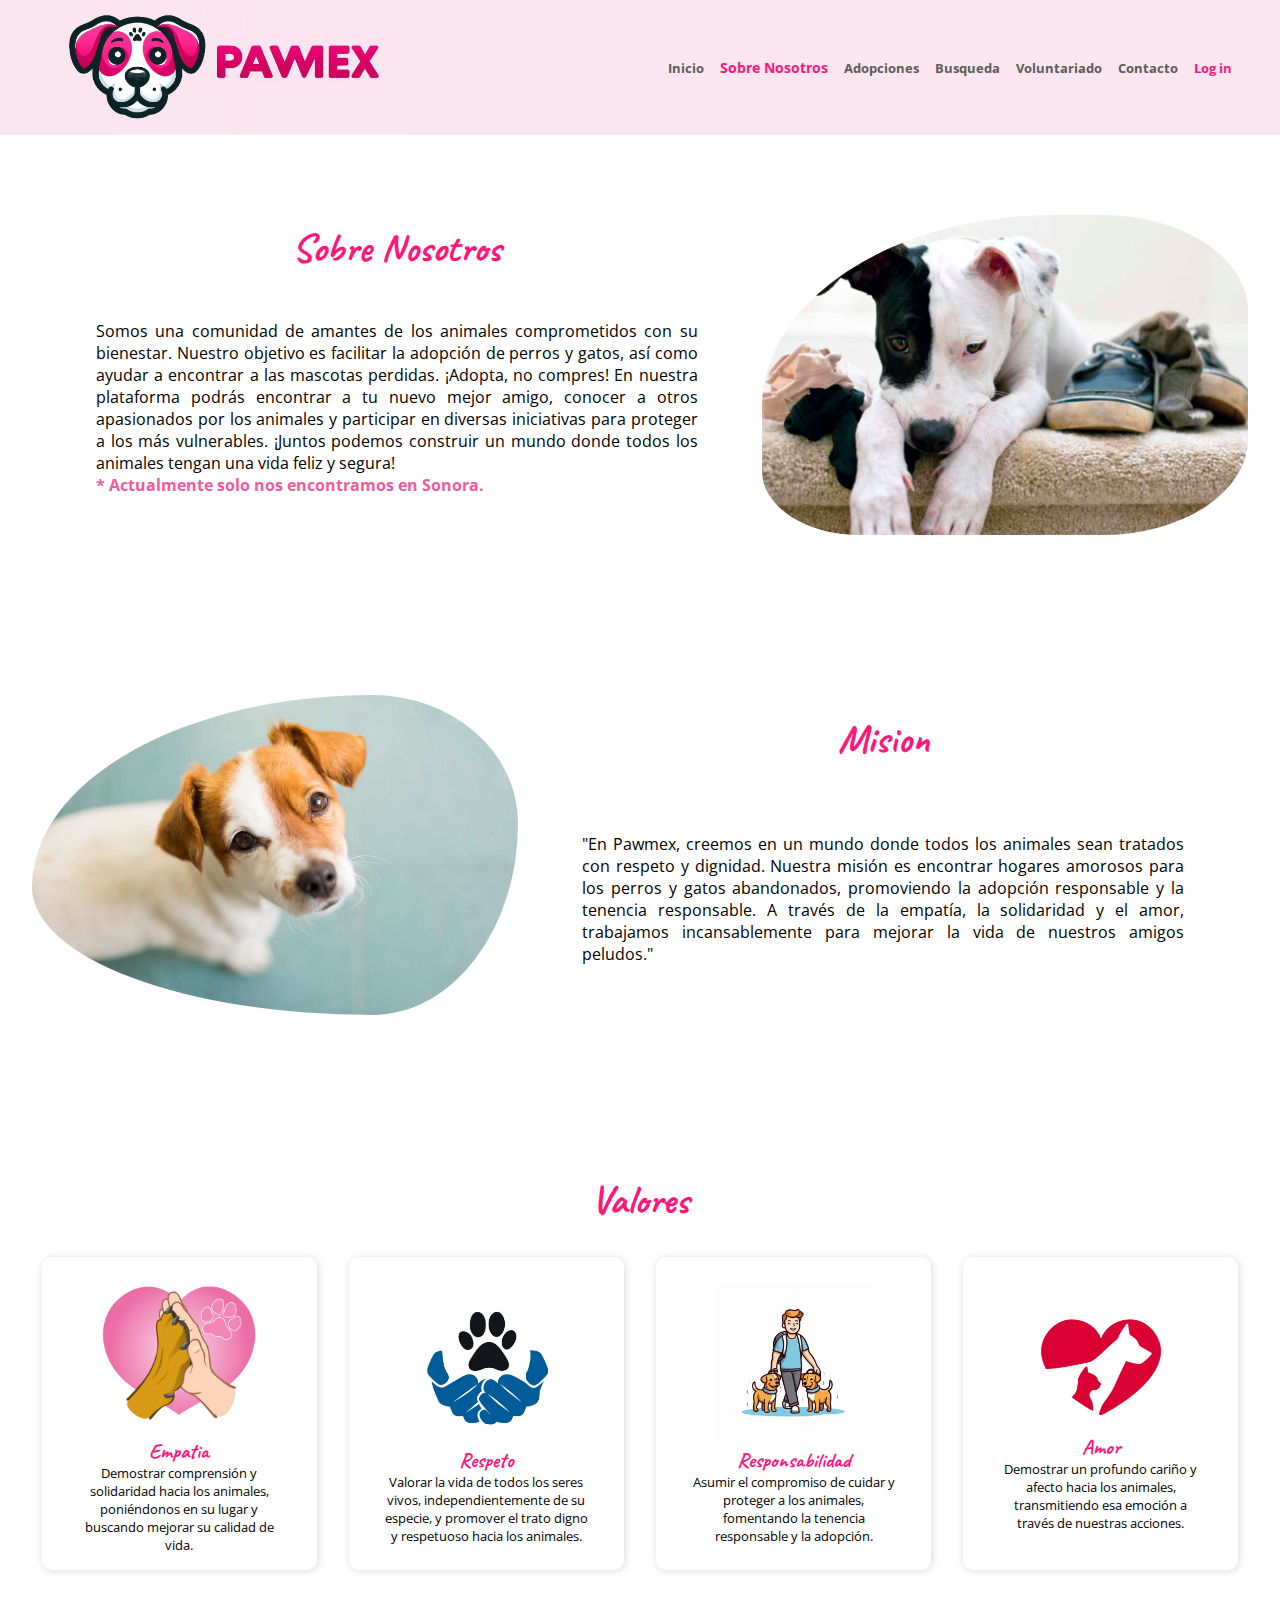
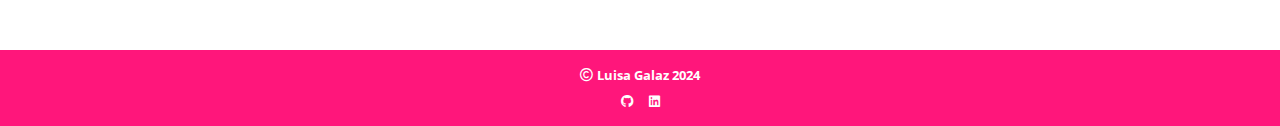
<file: nosotros.html>
<!DOCTYPE html>
<html lang="en">

<head>
    <meta charset="UTF-8" />
    <meta name="viewport" content="width=device-width, initial-scale=1.0" />
    <link rel="stylesheet" href="css/style.css" />
    <link rel="stylesheet" href="https://cdnjs.cloudflare.com/ajax/libs/font-awesome/6.0.0-beta3/css/all.min.css">

    <title>Pawmex | Nosotros</title>
</head>

<body>
    <header class="header">
        <div class="header__logo">
            <a href="index.html"><img class="header__logo--img" src="assets/logo/logo.jpeg" alt="logo-pawmex"
                    title="Pawmex" /></a>
        </div>
        <nav class="header__nav">
            <a href="index.html" class="header__nav--link">Inicio</a>
            <a href="nosotros.html" class="header__nav--link actual">Sobre Nosotros</a>
            <a href="adopcion.html" class="header__nav--link">Adopciones</a>
            <a href="busqueda.html" class="header__nav--link">Busqueda</a>
            <a href="voluntariado.html" class="header__nav--link">Voluntariado</a>
            <a href="contacto.html" class="header__nav--link">Contacto</a>
            <a href="login.html" class="header__nav--link header__nav--auth">Log in</a>
        </nav>
    </header>
    <main>
        <section class="section">
            <div class="contenedor razones">

                <div class="contenedor__main">
                    <div class="contenedor__main--title">
                        <h2>Sobre Nosotros</h2>
                    </div>
                    <div class="contenedor__main--txt">
                        <p>Somos una comunidad de amantes de los animales comprometidos con su bienestar. Nuestro
                            objetivo es facilitar la
                            adopción
                            de perros y gatos, así como ayudar a encontrar a las mascotas perdidas. ¡Adopta, no compres!
                            En nuestra plataforma
                            podrás encontrar a tu nuevo mejor amigo, conocer a otros apasionados por los animales y
                            participar en diversas
                            iniciativas para proteger a los más vulnerables. ¡Juntos podemos construir un mundo donde
                            todos los animales tengan
                            una
                            vida feliz y segura!</p>
                        <p><span class="nota">* Actualmente solo nos encontramos en Sonora.</span></p>
                    </div>
                </div>
                <div class="contenedor__img img_nosotros"></div>
            </div>
        </section>
        <section class="section">
            <div class="contenedor razones">

                <div class="contenedor__img img_mision"></div>
                <div class="contenedor__main">
                    <div class="contenedor__main--title">
                        <h2>Mision</h2>
                    </div>
                    <div class="contenedor__main--txt">
                        <p>"En Pawmex, creemos en un mundo donde todos los animales sean tratados con respeto y
                            dignidad.
                            Nuestra misión es encontrar hogares amorosos para los perros y gatos abandonados,
                            promoviendo la adopción
                            responsable y
                            la tenencia responsable. A través de la empatía, la solidaridad y el amor, trabajamos
                            incansablemente para mejorar
                            la
                            vida de nuestros amigos peludos."</p>
                    </div>
                </div>
            </div>
        </section>
        <section class="section servicios">
            <h2>Valores</h2>
            <div class="cards">
                <div class="card">
                    <div class="card__img">
                        <img class="img" src="assets/bg/empatia.jpg" alt="imagen-valor-empatia" />
                    </div>
                    <div class="card__main">
                        <h3>Empatia</h3>
                        <p>Demostrar comprensión y solidaridad hacia los animales, poniéndonos en su lugar y buscando
                            mejorar su calidad de
                            vida.</p>
                    </div>
                </div>
                <div class="card">
                    <div class="card__img">
                        <img class="img" src="assets/bg/respeto.jpg" alt="imagen-valor-respeto" />
                    </div>
                    <div class="card__main">
                        <h3>Respeto</h3>
                        <p>Valorar la vida de todos los seres vivos, independientemente de su especie, y promover el
                            trato digno y respetuoso
                            hacia
                            los animales.</p>
                    </div>
                </div>
                <div class="card">
                    <div class="card__img">
                        <img class="img" src="assets/bg/responsabilidad.jpg" alt="imagen-valor-responsabilidad" />
                    </div>
                    <div class="card__main">
                        <h3>Responsabilidad</h3>
                        <p>Asumir el compromiso de cuidar y proteger a los animales, fomentando la tenencia responsable
                            y la adopción.</p>
                    </div>
                </div>
                <div class="card">
                    <div class="card__img">
                        <img class="img" src="assets/bg/amor.avif"
                            alt="imagen-valor-amor" />
                    </div>
                    <div class="card__main">
                        <h3>Amor</h3>
                        <p>Demostrar un profundo cariño y afecto hacia los animales, transmitiendo esa emoción a través
                            de nuestras acciones.
                        </p>
                    </div>
                </div>

            </div>
        </section>
    </main>
    <footer>
        <div class="footter__copyrights">
            <a href="https://github.com/MLuisaGP" target="_blank"><i class="fa-regular fa-copyright"></i> Luisa Galaz
                2024</a>
        </div>
        <div class="footter__redes">
            <a href="https://github.com/MLuisaGP" target="_blank"><i class="fa-brands fa-github"></i></a>
            <a href="https://linkedin.com/in/mc-maria-luisa-galaz-palma-9ab30a19a" target="_blank"><i
                    class="fa-brands fa-linkedin"></i></a>
        </div>
    </footer>
</body>

</html>
</file>
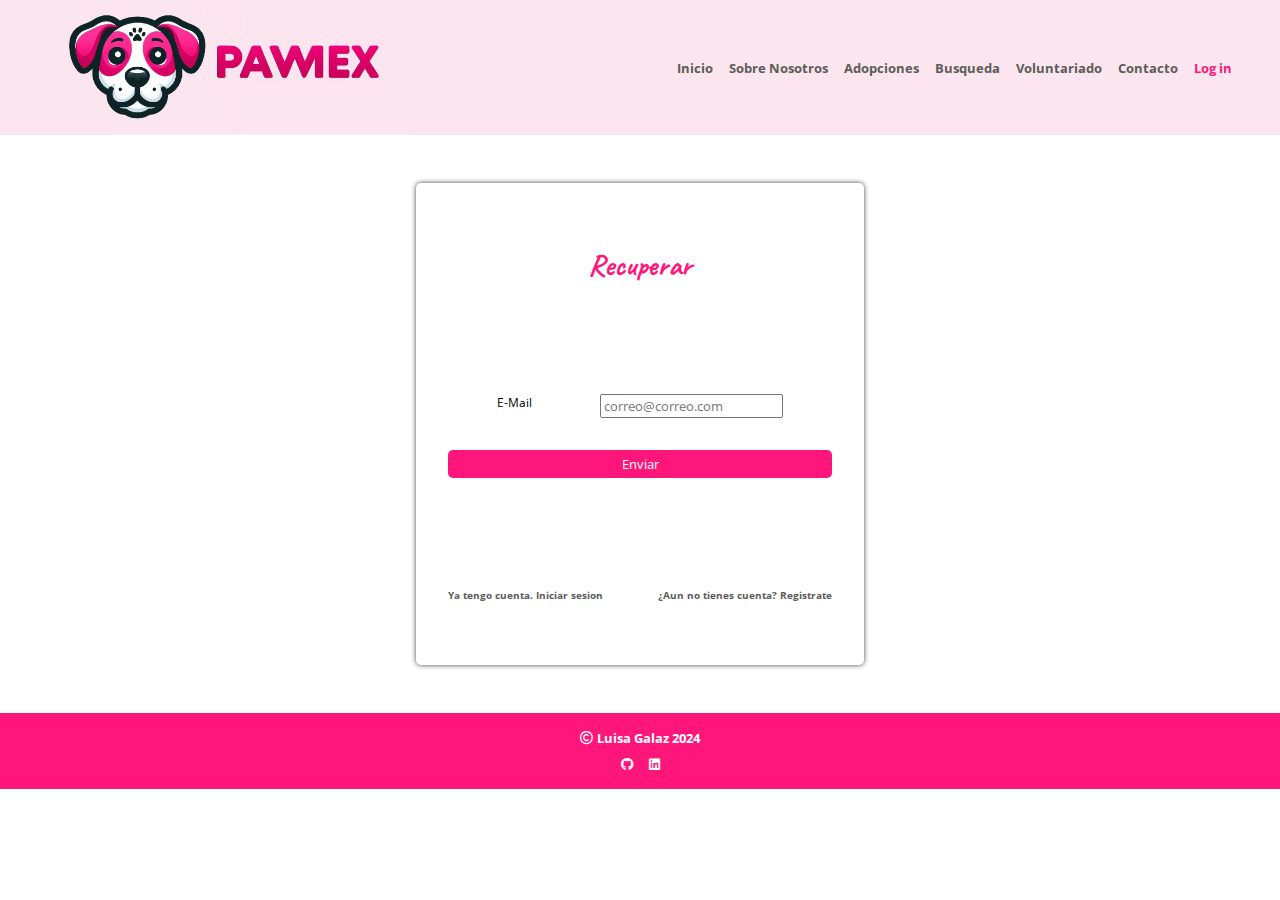
<file: olvide.html>
<!DOCTYPE html>
<html lang="en">

<head>
    <meta charset="UTF-8" />
    <meta name="viewport" content="width=device-width, initial-scale=1.0" />
    <link rel="stylesheet" href="css/style.css" />
    <link rel="stylesheet" href="https://cdnjs.cloudflare.com/ajax/libs/font-awesome/6.0.0-beta3/css/all.min.css">

    <title>Pawmex | Olvide</title>
</head>

<body>
    <header class="header">
        <div class="header__logo">
            <a href="index.html"><img class="header__logo--img" src="assets/logo/logo.jpeg" alt="logo-pawmex"
                    title="Pawmex" /></a>
        </div>
        <nav class="header__nav">
            <a href="index.html" class="header__nav--link">Inicio</a>
            <a href="nosotros.html" class="header__nav--link">Sobre Nosotros</a>
            <a href="adopcion.html" class="header__nav--link">Adopciones</a>
            <a href="busqueda.html" class="header__nav--link">Busqueda</a>
            <a href="voluntariado.html" class="header__nav--link">Voluntariado</a>
            <a href="contacto.html" class="header__nav--link">Contacto</a>
            <a href="login.html" class="header__nav--link header__nav--auth">Log in</a>
        </nav>
    </header>
    <main>
        <div class="section--formulario ">
            <div class="formulario section__formulario--login">
                <h3>Recuperar</h3>
                <form action="" class="formulario__login">
                    <div class="formulario__input">
                        <label for="email">E-Mail</label>
                        <input type="email" name="email" id="email" required placeholder="correo@correo.com">
                    </div>
                    <div class="formulario__submit">
                        <input type="submit" value="Enviar">
                    </div>
                </form>
                <div class="login__ligas">
                    <a href="login.html">Ya tengo cuenta. Iniciar sesion</a>
                    <a href="registrarce.html">¿Aun no tienes cuenta? Registrate</a>
                </div>
            </div>
        </div>
    </main>
    <footer>
        <div class="footter__copyrights">
            <a href="https://github.com/MLuisaGP" target="_blank"><i class="fa-regular fa-copyright"></i> Luisa Galaz
                2024</a>
        </div>
        <div class="footter__redes">
            <a href="https://github.com/MLuisaGP" target="_blank"><i class="fa-brands fa-github"></i></a>
            <a href="https://linkedin.com/in/mc-maria-luisa-galaz-palma-9ab30a19a" target="_blank"><i
                    class="fa-brands fa-linkedin"></i></a>
        </div>
    </footer>
</body>

</html>
</file>
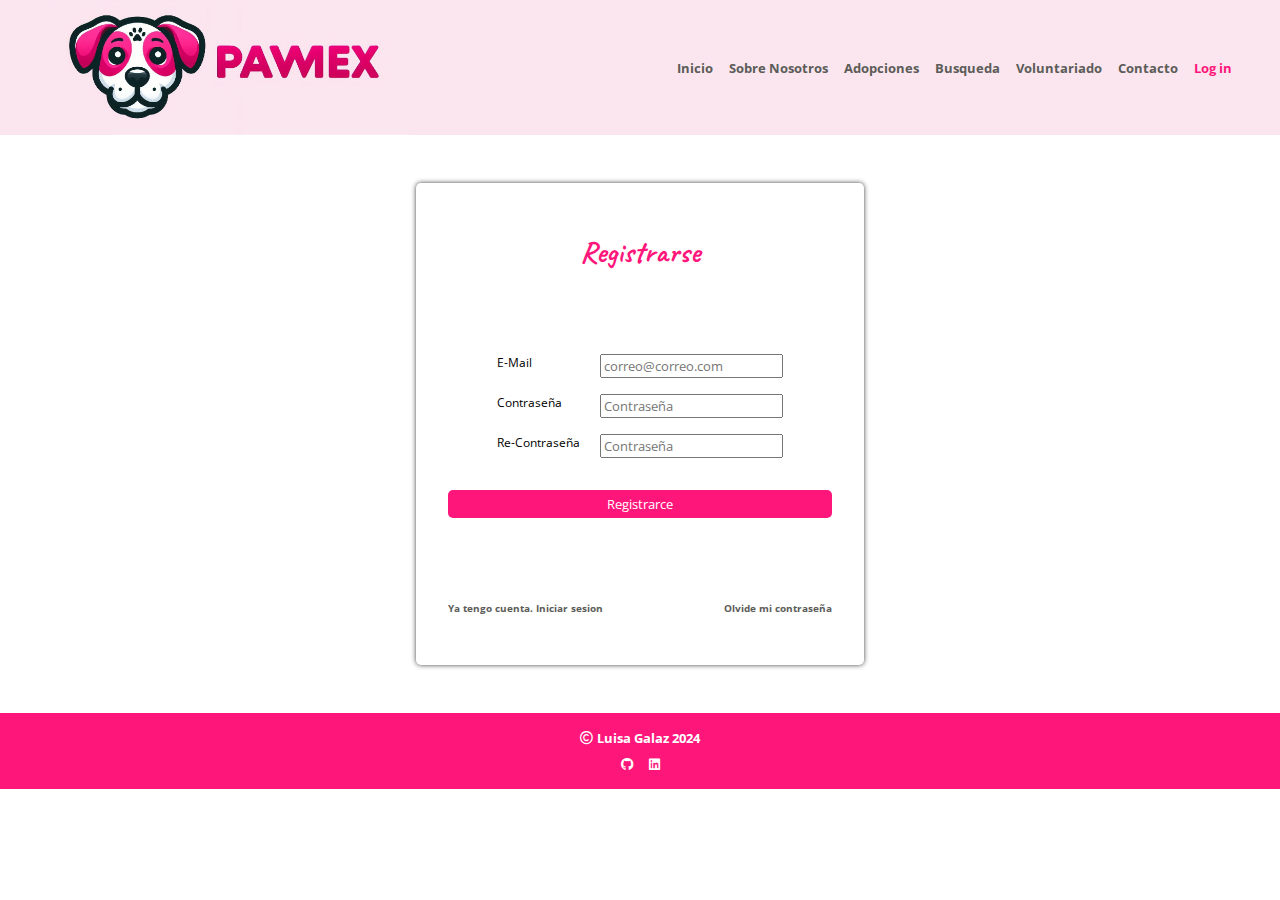
<file: registrarce.html>
<!DOCTYPE html>
<html lang="en">

<head>
    <meta charset="UTF-8" />
    <meta name="viewport" content="width=device-width, initial-scale=1.0" />
    <link rel="stylesheet" href="css/style.css" />
    <link rel="stylesheet" href="https://cdnjs.cloudflare.com/ajax/libs/font-awesome/6.0.0-beta3/css/all.min.css">

    <title>Pawmex | Registrarce</title>
</head>

<body>
    <header class="header">
        <div class="header__logo">
            <a href="index.html"><img class="header__logo--img" src="assets/logo/logo.jpeg" alt="logo-pawmex"
                    title="Pawmex" /></a>
        </div>
        <nav class="header__nav">
            <a href="index.html" class="header__nav--link">Inicio</a>
            <a href="nosotros.html" class="header__nav--link">Sobre Nosotros</a>
            <a href="adopcion.html" class="header__nav--link">Adopciones</a>
            <a href="busqueda.html" class="header__nav--link">Busqueda</a>
            <a href="voluntariado.html" class="header__nav--link">Voluntariado</a>
            <a href="contacto.html" class="header__nav--link">Contacto</a>
            <a href="login.html" class="header__nav--link header__nav--auth">Log in</a>
        </nav>
    </header>
    <main>
        <div class="section--formulario ">
            <div class="formulario section__formulario--login">
                <h3>Registrarse</h3>
                <form action="" class="formulario__login">
                    <div class="formulario__input">
                        <label for="email">E-Mail</label>
                        <input type="email" name="email" id="email" required placeholder="correo@correo.com">
                    </div>
                    <div class="formulario__input">
                        <label for="pwd">Contraseña</label>
                        <input type="password" name="pwd" id="pwd" required placeholder="Contraseña">
                    </div>
                    <div class="formulario__input">
                        <label for="pwd">Re-Contraseña</label>
                        <input type="password" name="pwd" id="pwd" required placeholder="Contraseña">
                    </div>
                    <div class="formulario__submit">
                        <input type="submit" value="Registrarce">
                    </div>
                </form>
                <div class="login__ligas">
                    <a href="login.html">Ya tengo cuenta. Iniciar sesion</a>
                    <a href="olvide.html">Olvide mi contraseña</a>
                </div>
            </div>
        </div>
    </main>
    <footer>
        <div class="footter__copyrights">
            <a href="https://github.com/MLuisaGP" target="_blank"><i class="fa-regular fa-copyright"></i> Luisa Galaz
                2024</a>
        </div>
        <div class="footter__redes">
            <a href="https://github.com/MLuisaGP" target="_blank"><i class="fa-brands fa-github"></i></a>
            <a href="https://linkedin.com/in/mc-maria-luisa-galaz-palma-9ab30a19a" target="_blank"><i
                    class="fa-brands fa-linkedin"></i></a>
        </div>
    </footer>
</body>

</html>
</file>
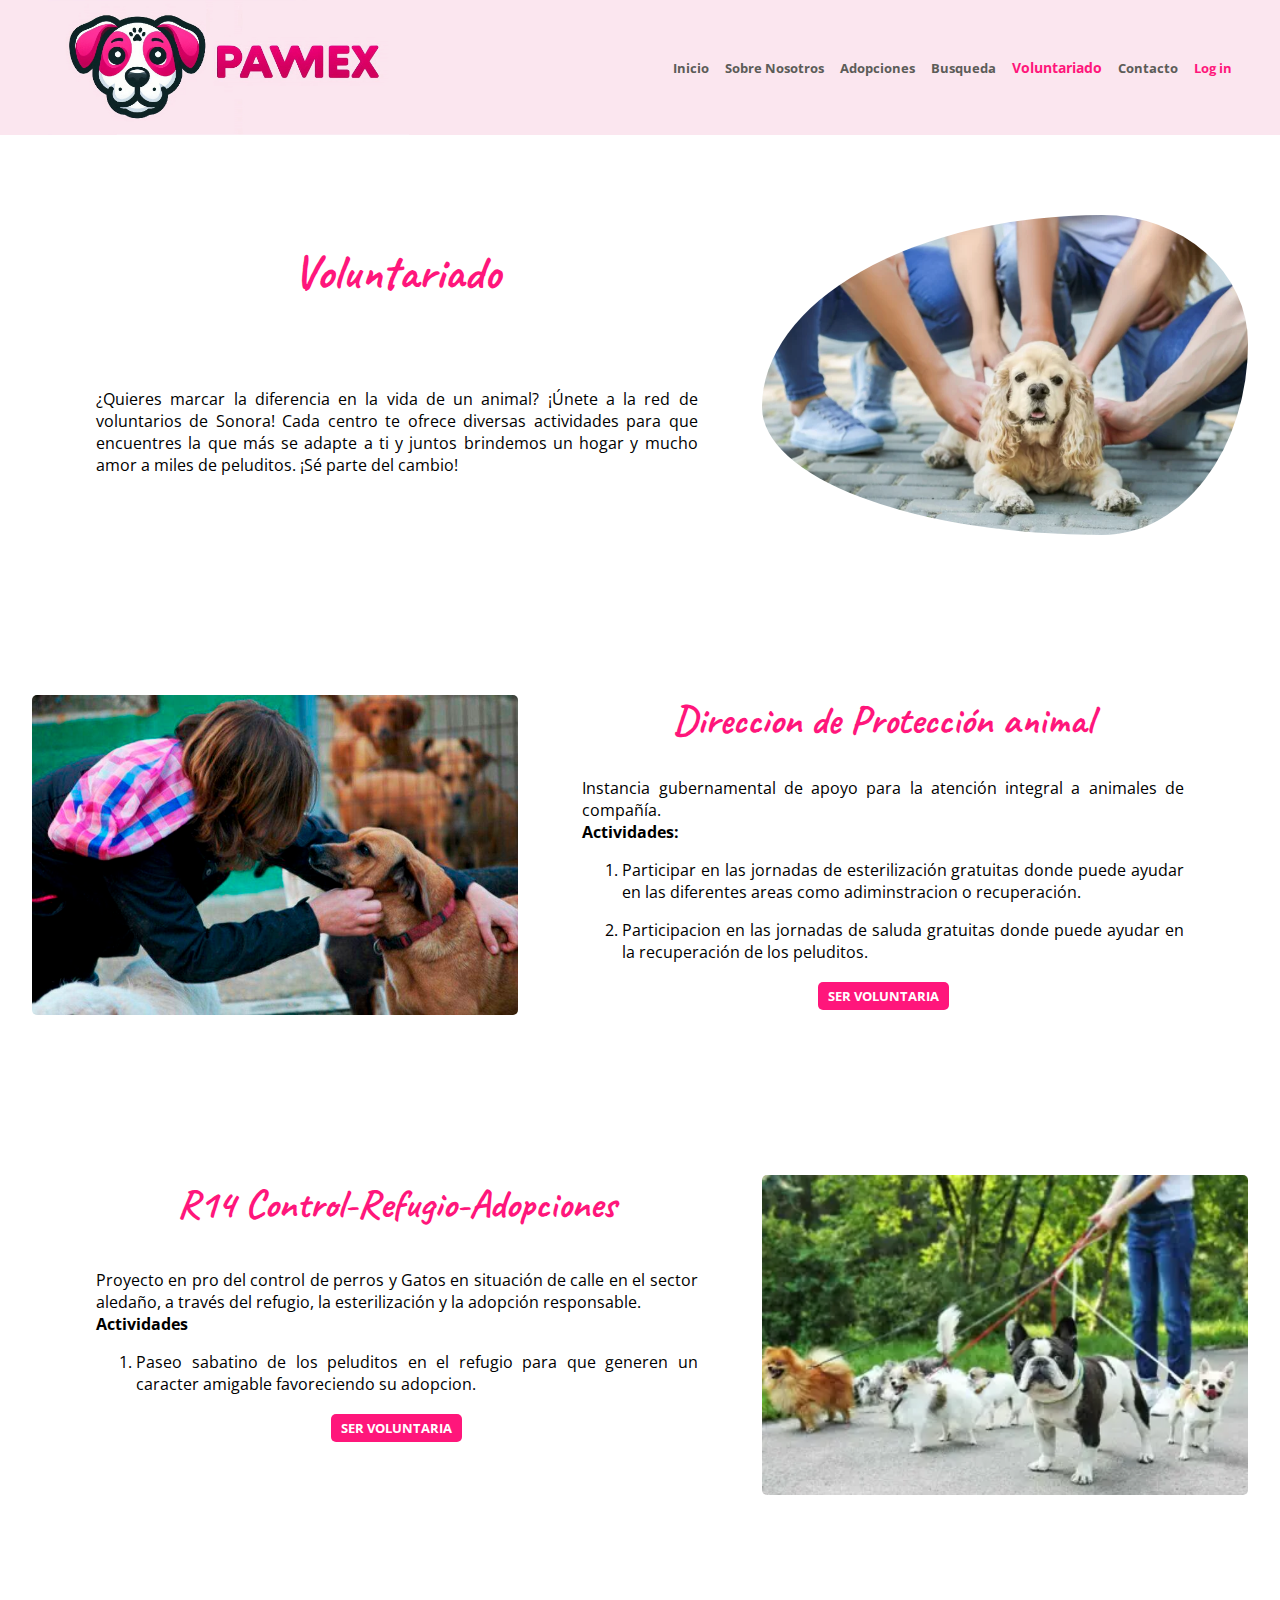
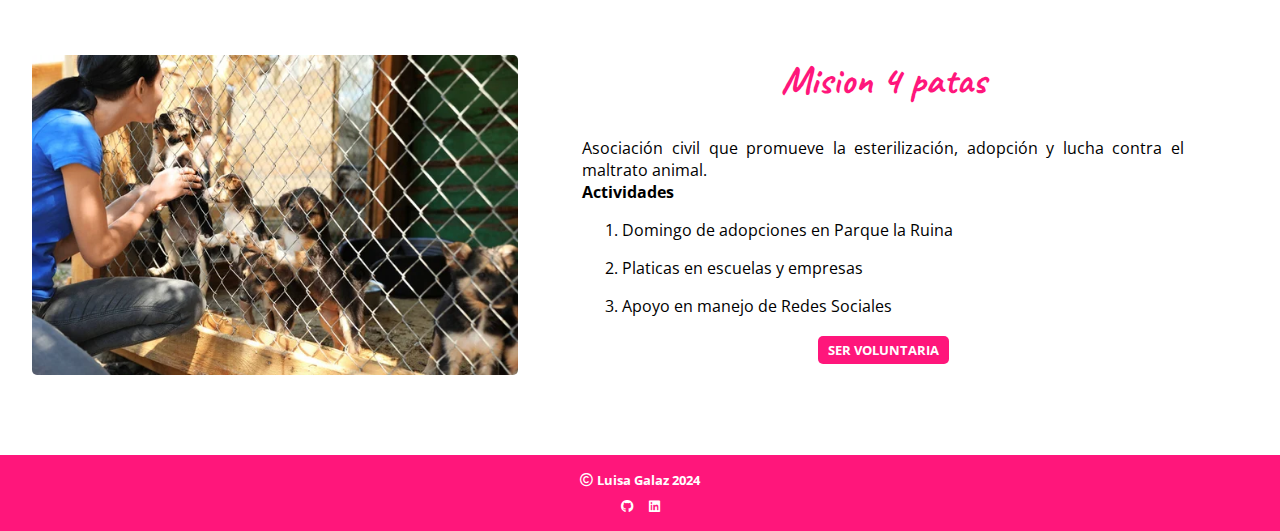
<file: voluntariado.html>
<!DOCTYPE html>
<html lang="en">

<head>
    <meta charset="UTF-8" />
    <meta name="viewport" content="width=device-width, initial-scale=1.0" />
    <link rel="stylesheet" href="css/style.css" />
    <link rel="stylesheet" href="https://cdnjs.cloudflare.com/ajax/libs/font-awesome/6.0.0-beta3/css/all.min.css">

    <title>Pawmex | Voluntariado</title>
</head>

<body>
    <header class="header">
        <div class="header__logo">
            <a href="index.html"><img class="header__logo--img" src="assets/logo/logo.jpeg" alt="logo-pawmex"
                    title="Pawmex" /></a>
        </div>
        <nav class="header__nav">
            <a href="index.html" class="header__nav--link">Inicio</a>
            <a href="nosotros.html" class="header__nav--link">Sobre Nosotros</a>
            <a href="adopcion.html" class="header__nav--link">Adopciones</a>
            <a href="busqueda.html" class="header__nav--link">Busqueda</a>
            <a href="voluntariado.html" class="header__nav--link actual">Voluntariado</a>
            <a href="contacto.html" class="header__nav--link">Contacto</a>
            <a href="login.html" class="header__nav--link header__nav--auth">Log in</a>
        </nav>
    </header>
    <main>
        <section class="section">
            <div class="contenedor razones">

                <div class="contenedor__main">
                    <div class="contenedor__main--title">
                        <h1>Voluntariado</h1>
                    </div>
                    <div class="contenedor__main--txt">
                        <p>
                            ¿Quieres marcar la diferencia en la vida de un animal? ¡Únete a la red de voluntarios de
                            Sonora!
                            Cada centro te
                            ofrece diversas actividades para que encuentres la que más se adapte a ti y juntos brindemos
                            un hogar y
                            mucho amor a
                            miles de peluditos. ¡Sé parte del cambio!
                        </p>
                    </div>
                </div>
                <div class="contenedor__img img_volunatiado1">
                </div>
            </div>

        </section>
        <section class="section">
            <div class="contenedor razones">
                <div class="contenedor__img img-volunatiado1">
                </div>
                <div class="contenedor__main">
                    <div class="contenedor__main--title">
                        <h2>Direccion de Protección animal</h2>
                    </div>
                    <div class="contenedor__main--txt">
                        <p>Instancia gubernamental de apoyo para la atención integral a animales de compañía.</p>
                        <h4>Actividades:</h4>
                        <ol>
                            <li>
                                Participar en las jornadas de esterilización gratuitas donde puede ayudar en las diferentes areas como adiminstracion o recuperación.
                            </li>
                            <li>
                                Participacion en las jornadas de saluda gratuitas donde puede ayudar en la recuperación de los peluditos.
                            </li>
                        </ol>
                        <div class="btn">
                            <a href="https://www.facebook.com/p/Direcci%C3%B3n-General-de-Protecci%C3%B3n-y-Bienestar-Animal-del-Estado-de-Sonora-100089250633563/?locale=es_LA" target="_blank">Ser voluntaria</a>
                        </div>
                    </div>
                </div>
            </div>
        </section>
        <section class="section">
            <div class="contenedor razones">
                <div class="contenedor__main">
                    <div class="contenedor__main--title">
                        <h2>R14 Control-Refugio-Adopciones</h2>
                    </div>
                    <div class="contenedor__main--txt">
                        <p>Proyecto en pro del control de perros y Gatos en situación de calle en el sector aledaño, a través del refugio, la esterilización y la adopción responsable.</p>
                        <h4>Actividades</h4>
                        <ol>
                            <li>
                                Paseo sabatino de los peluditos en el refugio para que generen un caracter amigable favoreciendo su adopcion.
                            </li>
                        </ol>
                        <div class="btn">
                            <a href="https://www.facebook.com/profile.php?id=100089226380401" target="_blank">Ser voluntaria</a>
                        </div>
                    </div>
                </div>
                <div class="contenedor__img img-volunatiado2">

                </div>
            </div>
        </section>

        <section class="section">
            <div class="contenedor razones">
                <div class="contenedor__img img-volunatiado3"></div>
                <div class="contenedor__main">
                    <div class="contenedor__main--title">
                        <h2>Mision 4 patas</h2>
                    </div>
                    <div class="contenedor__main--txt">
                        <p>Asociación civil que promueve la esterilización, adopción y lucha contra el maltrato animal.</p>
                        <h4>Actividades</h4>
                        <ol>
                            <li>Domingo de adopciones en Parque la Ruina</li>
                            <li>Platicas en escuelas y empresas</li>
                            <li>Apoyo en manejo de Redes Sociales</li>
                        </ol>
                        <div class="btn">
                            <a href="https://www.facebook.com/mision4patas/" target="_blank">Ser voluntaria</a>
                        </div>
                    </div>
                </div>
            </div>
        </section>
    </main>
    <footer>
        <div class="footter__copyrights">
            <a href="https://github.com/MLuisaGP" target="_blank"><i class="fa-regular fa-copyright"></i> Luisa Galaz
                2024</a>
        </div>
        <div class="footter__redes">
            <a href="https://github.com/MLuisaGP" target="_blank"><i class="fa-brands fa-github"></i></a>
            <a href="https://linkedin.com/in/mc-maria-luisa-galaz-palma-9ab30a19a" target="_blank"><i
                    class="fa-brands fa-linkedin"></i></a>
        </div>
    </footer>
</body>

</html>
</file>
<file: css/style.css>
@import url('https://fonts.googleapis.com/css2?family=Caveat:wght@400..700&family=Lato:ital,wght@0,100;0,300;0,400;0,700;0,900;1,100;1,300;1,400;1,700;1,900&family=Open+Sans:ital,wght@0,300..800;1,300..800&display=swap');
*{
    margin: 0;
    font-family: "Open Sans", sans-serif;
}
a{
    text-decoration: none;
    font-size: .8rem;
    font-weight: bold;
    color: #5C5C58;
}
header{
    height: 15vh;
}

footer{
    background-color: #ff167b;
    font-size: x-small;
    padding: 1rem;
    display: flex;
    flex-direction: column;
    align-items: center;
    gap: 0.5rem;
}
footer a{
    color: #FFF;
}
.footter__copyrights{
}
.footter__redes{
    display: flex;
    gap: 1rem;
}
h1, h2, h3{
    font-family: "Caveat", cursive;
    text-align: center;
    color: #ff167b;
    font-weight: bold;
}
h1{
    font-size: 3rem;
}
h2{
    font-size: 2.5rem;
}
h3{
    font-size: 1.3rem;
}
.img{
    width: 100%;
    max-width: 10rem;
}
.header{
    display: flex;
    justify-content: space-between;
    background-color: #FBE6EF;
}
.header__logo{
    background-color: #FBE6EF;
    width: 50vw;
    display: block;
    align-content: center;
}
.header__logo--img {
    
    height: 100%;
    margin-left: 3rem;
}
.header__nav{
    width: 60vw;
    display: flex;
    align-items: center;
    justify-content:end;
    gap: 1rem;
    padding: 1rem 3rem 1rem 1rem;
}
.header__nav--link{
    transition: color 0.5s ease;
    transition: font-size 0.5s ease;
}
.header__nav--link:hover, .actual{
    color: #ff167b;
    font-size: 0.85rem;
    /* text-decoration: underline; */
}
.header__nav--auth {
    color: #ff167b;
}
.header__nav--auth:hover {
    color: #ec7777;
    text-decoration: underline;
}
.slider{
    display: flex;
    padding: 2rem;
}
.slider--left{
    width: 60vw;
}
.slider__img{
    width: 100%;
}

.bienvenida{
    display: flex;
    flex-direction: column;
    justify-content: center;
    text-align: center;
    gap: 1rem;
}
.section{
    display: flex;
    flex-direction: column;
    padding: 5rem 2rem 5rem 2rem;
}
.section--clr{
    background-color: #fff8fb;
}
.contenedor__frases{
    height: 15rem;
    display: flex;
    align-content: center;
    padding: 1rem;
    background-color: #FBE6EF;
    background-size: cover;
    background-attachment: fixed;
    justify-content: center;
    text-align: center;
}

.contenedor__frases--txt{
    color: rgb(213, 253, 253);
    display: flex;
    flex-direction: column;
    /* align-items: flex-end; */
    justify-content: center;
    width: 45vw;
    font-weight: bolder;
    font-size: 1.01rem;
    gap: 1rem;
}
.btn{
    padding: 5px;
    margin: 1rem;
    text-transform: uppercase;
    display: block;
    text-align: center;
    
}
.btn a{
    color: #fff;
    padding: 5px 10px 5px 10px;
    border-radius: 5px;
    background-color: #ff167b;
    transition: color .5s ease;
    transition: background-color .5s ease;
}
.btn a:hover{
    color: #ff167b;
    background-color: #fff;
}

.servicios {
    flex-direction: column;
    align-items: center;
    gap: 2rem;
}

.cards{
    display: flex;
    gap: 2rem;
    flex-wrap: wrap
}
.card{
    width: 19vw;
    background: #FFF;
    display: flex;
    flex-direction: column;
    align-items: center;
    padding: 1rem;
    -webkit-box-shadow: 1px 1px 8px 0px rgba(0, 0, 0, 0.15);
        -moz-box-shadow: 1px 1px 8px 0px rgba(0, 0, 0, 0.15);
        box-shadow: 1px 1px 8px 0px rgba(0, 0, 0, 0.15);
    border-radius: 10px;
    justify-content: center;
    transform: box-shadow .5s ease;
}
.card__main{
    padding: 0 1rem 0 1rem;
    display: block;
}
.card__main p{
    font-size: .8rem;
    text-align: center;
}
.card:hover{
        -webkit-box-shadow: 1px 1px 8px 0px rgba(0, 0, 0, 0.75);
            -moz-box-shadow: 1px 1px 8px 0px rgba(0, 0, 0, 0.75);
            box-shadow: 1px 1px 8px 0px rgba(0, 0, 0, 0.75);
}

.contenedor {
    display: flex;
    height: 20rem;
}
.contenedor__img{
    width: 40vw;
    border-radius: 5px;
}
.img_r1{
    background-image: url("../assets/bg/Captura-de-Pantalla-2021-08-02-a-las-15.11.57.png");
    background-size: cover;
    background-repeat: no-repeat;
}
.img_r2{
    background-image: url("../assets/bg/perros.jpg");
    background-size: cover;
    background-repeat: no-repeat;
}

.contenedor__main{
    width: 60vw;
    display: flex;
    flex-direction: column;
    justify-content: space-around;
}

.contenedor__main span{
    font-weight: bold;
    color: #f15b9c;
}
.contenedor__main--txt{
    margin: 1rem;
    padding: 1rem 3rem 1rem 3rem;
    text-align: justify;
}
.contenedor__main--txt li{
    padding-top: 1rem;
}
.portada{
    width: 100vw;
    height: 45vh;
    background-color: #ec7777;
}
.img-bg1 {
    background-image: url(../assets/bg/asset_upload_file2488_674610.jpg);
}

.img-bg2 {
    background-image: url(../assets/bg/shutterstock_353023190.jpg);
}
.img-volunatiado1, .img-volunatiado2, .img-volunatiado3{
    background-size: cover;
    background-repeat: no-repeat;
}
.img-volunatiado1 {
    background-image: url(../assets/voluntarios/voluntariado1.jpg);
}
.img-volunatiado2 {
    background-image: url(../assets/voluntarios/volunariado2.webp);
}
.img-volunatiado3 {
    background-image: url(../assets/voluntarios/voluntariado3.jpg);
}

/* sitio de las curvas https: //refine.dev/blog/css-rounded-corners/#example-2 */
.img_nosotros {
    background-image: url('../assets/bg/perros-en-adopcion-10.jpg');
    background-size: cover;
    border-radius: 60% 30% 30% 20%;
}
.img_mision {
    background-image: url('../assets/bg/63ceba1ae7b26aa4ad28478f_adopcion de razas de perros pequeñas.jpg');
    background-size: cover;
    border-radius: 70% 30% 30% 70% / 60% 40% 60% 40%;
}
.img_volunatiado1 {
    background-image: url('../assets/bg/voluntariado.webp');
    background-size: cover;
    border-radius: 70% 30% 30% 70% / 60% 40% 60% 40%;
}

/**FORMULARIOS*/
.formulario{
    background-color: #fff;
    margin: 1rem 2rem 1rem 2rem;
    padding: 1rem 2rem 1rem 2rem;
    /* border: solid violet; */
    border-radius: 5px;
    -webkit-box-shadow: 0px 0px 5px 0px rgba(0, 0, 0, 0.75);
        -moz-box-shadow: 0px 0px 5px 0px rgba(0, 0, 0, 0.75);
        box-shadow: 0px 0px 5px 0px rgba(0, 0, 0, 0.75);
}
.formulario fieldset{
    border: none;
    
}
.formulario fieldset legend{
    font-weight: bold;
}

.formulario__busqueda fieldset{

}
.formulario__busqueda .formulario__fieldset--contenedor{
    display: flex;
    flex-wrap: wrap;
    align-items: center;
    justify-content: space-evenly;
}
.formulario__input{
    display: flex;
    align-items: stretch;
    gap: 7px;
}

.formulario__submit{
    display: flex;
    justify-content: flex-end;
    margin-top: 1rem;
}
.formulario__submit input{
    border: none;
    color: #fff;
    padding: 5px 10px 5px 10px;
    border-radius: 5px;
    background-color: #ff167b;
    transition: color .5s ease;
    transition: background-color .5s ease;
}

.formulario__submit input:hover {
    color: #ff167b;
    background-color: #fff;
}

.section--formulario{
    display: flex;
    justify-content: center
}

.formulario__contacto{
    width: 50vw;
}
.formulario__contacto .formulario__input{
    display: flex;
    flex-direction: column;
}
.formulario__contacto .formulario__input input{
    flex: 1;
}
.formulario__contacto .formulario__input textarea{
    height: 5.5rem;
}

.card--identificacion{
    border-radius: 3px;
    height: 25rem;
    

}
.card--identificacion .card__img{
    display: grid;
    justify-items: center;
    border-radius: 3px;
    width: 10rem;
    height: 10rem;
    background-color: #f15b9c;
    overflow: hidden;
}
.card--identificacion .card__img img{
    width: 100%;
    height: 100%;
    border-radius: 3px;
}
.card--identificacion .card__main{
    width: 100%;
    padding: 2rem 2rem 2rem 1rem;
    display: flex;
    flex-direction: column;
    align-items: flex-start;
    align-items: flex-end;
    gap: 10px;
}
.card__main__especie{
    background-color: #FBE6EF;
    padding: 5px;
    font-size: 12px;
    border-radius: 5px;
}
.card__main__caracteristicas{
    font-size: 12px;
    display: flex;
    flex-wrap: wrap;
    justify-content: space-between;
}
.section__formulario--login{
    width: 30vw;
    height: 50vh;
    margin: 3rem;
    display: flex;
    flex-direction: column;
    align-items: center;
    justify-content: space-around;
}
.section__formulario--login h3{
    font-size: 30px;
}
.formulario__login{
    width: 100%;
    padding: 1rem;
    display: flex;
    flex-direction: column;
    align-items: center;
}
.formulario__login .formulario__input label{
    width: 6rem;
    text-align: start;
    font-size: 12px;
}
.formulario__login {
   gap: 1rem;
}
.formulario__login .formulario__submit{
   width: 100%;
}
.formulario__login .formulario__submit input{
   width: 100%;
}
.login__ligas{
    width: 100%;
    display: flex;
    justify-content: space-between;
}
.login__ligas a{
    font-size: 10px;
}
.login__ligas a:hover{
    color: #ff167b;
}
</file>
